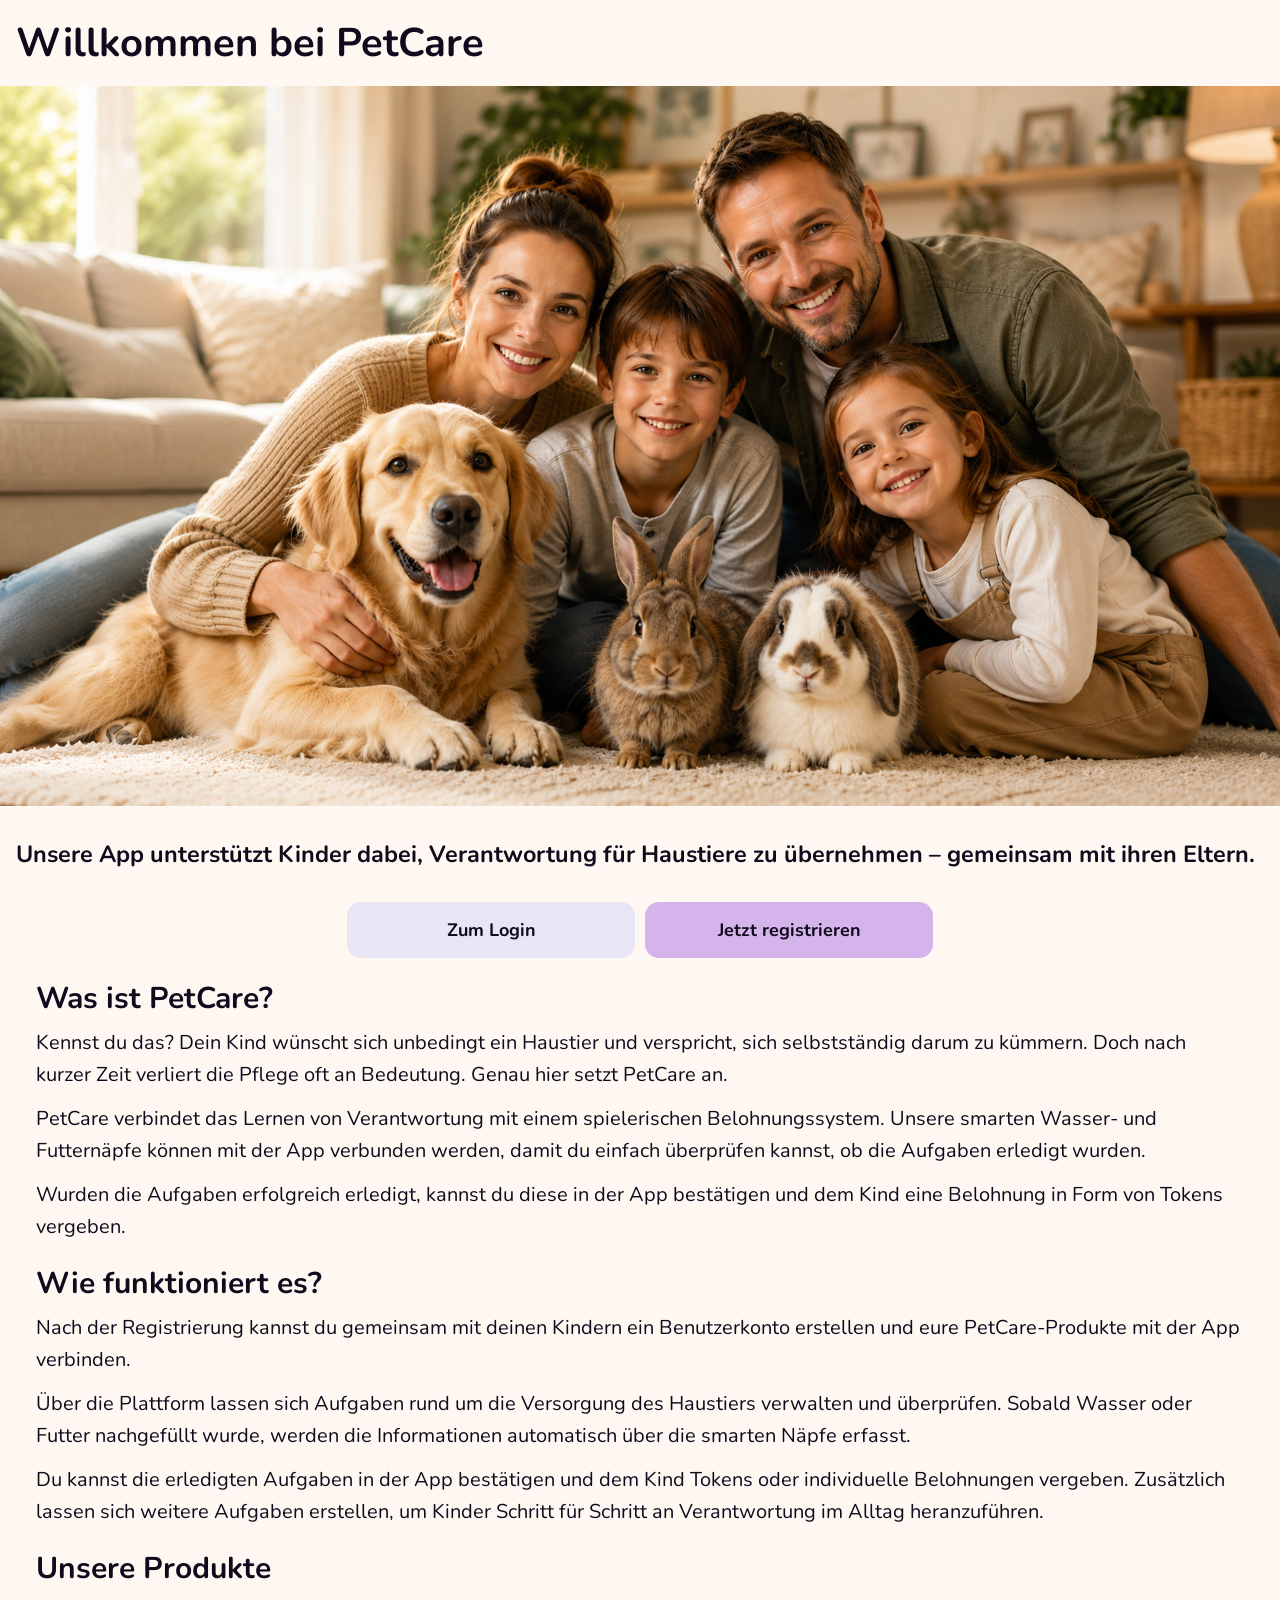
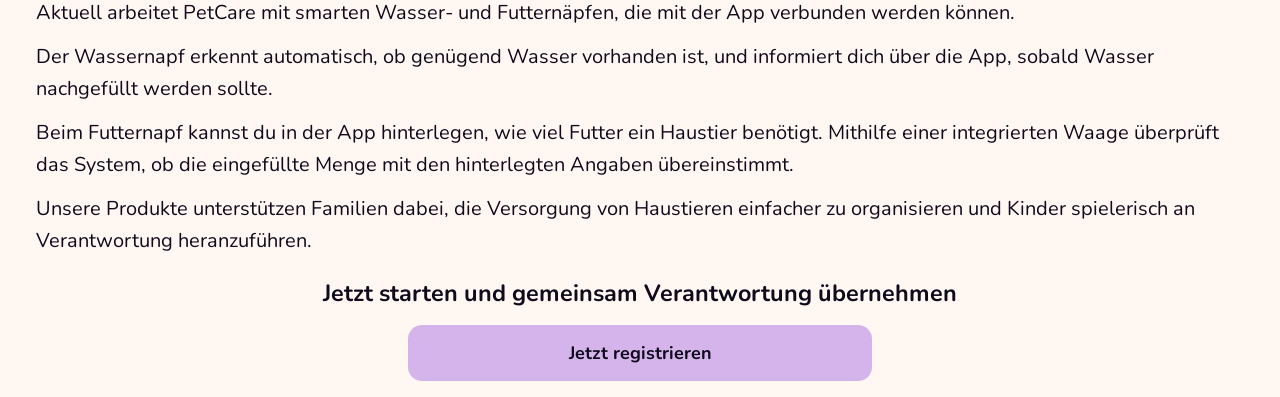
<file: index.html>
<!DOCTYPE html>
<html lang="de">

<head>
  <meta charset="UTF-8" />
  <meta name="viewport" content="width=device-width, initial-scale=1.0">
  <title>PetCare</title>
  <link rel="icon" type="image/png" href="assets/favicon.png">

  <script>
    const t = localStorage.getItem('theme') || 'light';
    document.documentElement.setAttribute('data-theme', t);
  </script>
  
  <link rel="preconnect" href="https://fonts.googleapis.com">
  <link rel="preconnect" href="https://fonts.gstatic.com" crossorigin>
  <link href="https://fonts.googleapis.com/css2?family=Nunito:wght@400;600;700;800&display=swap" rel="stylesheet">

  <link rel="stylesheet" href="css/global.css" />
  <link rel="stylesheet" href="css/pages.css" />
  <link rel="stylesheet" href="css/responsive.css" />
</head>

<body>

  <h1>Willkommen bei PetCare</h1>

  <img src="assets/landingpicture.jpg" alt="landingpicture" class="landingpicture" />

  <div class="HeroText">
    <h3>Unsere App unterstützt Kinder dabei, Verantwortung für Haustiere zu übernehmen – gemeinsam mit ihren Eltern.</h3>
  </div>

  <div class="navigation">
    <a href="login.html" class="btn-secondary">Zum Login</a>
    <a href="register.html" class="btn-primary">Jetzt registrieren</a>
  </div>

  <div class="info">

    <div class="sectionInfo">
      <h2>Was ist PetCare?</h2>
      <p>Kennst du das? Dein Kind wünscht sich unbedingt ein Haustier und verspricht, sich selbstständig darum zu kümmern. Doch nach kurzer Zeit verliert die Pflege oft an Bedeutung. Genau hier setzt PetCare an.</p>
      <p>PetCare verbindet das Lernen von Verantwortung mit einem spielerischen Belohnungssystem. Unsere smarten Wasser- und Futternäpfe können mit der App verbunden werden, damit du einfach überprüfen kannst, ob die Aufgaben erledigt wurden.</p>
      <p>Wurden die Aufgaben erfolgreich erledigt, kannst du diese in der App bestätigen und dem Kind eine Belohnung in Form von Tokens vergeben.</p>
    </div>

    <div class="sectionInfo">
      <h2>Wie funktioniert es?</h2>
      <p>Nach der Registrierung kannst du gemeinsam mit deinen Kindern ein Benutzerkonto erstellen und eure PetCare-Produkte mit der App verbinden.</p>
      <p>Über die Plattform lassen sich Aufgaben rund um die Versorgung des Haustiers verwalten und überprüfen. Sobald Wasser oder Futter nachgefüllt wurde, werden die Informationen automatisch über die smarten Näpfe erfasst.</p>
      <p>Du kannst die erledigten Aufgaben in der App bestätigen und dem Kind Tokens oder individuelle Belohnungen vergeben. Zusätzlich lassen sich weitere Aufgaben erstellen, um Kinder Schritt für Schritt an Verantwortung im Alltag heranzuführen.</p>
    </div>

    <div class="sectionInfo">
      <h2>Unsere Produkte</h2>
      <p>Aktuell arbeitet PetCare mit smarten Wasser- und Futternäpfen, die mit der App verbunden werden können.</p>
      <p>Der Wassernapf erkennt automatisch, ob genügend Wasser vorhanden ist, und informiert dich über die App, sobald Wasser nachgefüllt werden sollte.</p>
      <p>Beim Futternapf kannst du in der App hinterlegen, wie viel Futter ein Haustier benötigt. Mithilfe einer integrierten Waage überprüft das System, ob die eingefüllte Menge mit den hinterlegten Angaben übereinstimmt.</p>
      <p>Unsere Produkte unterstützen Familien dabei, die Versorgung von Haustieren einfacher zu organisieren und Kinder spielerisch an Verantwortung heranzuführen.</p>
    </div>

    <div class="sectionCTA">
      <h3>Jetzt starten und gemeinsam Verantwortung übernehmen</h3>
      <a href="register.html" class="btn-primary">Jetzt registrieren</a>
    </div>

  </div>

</body>
</html>
</file>
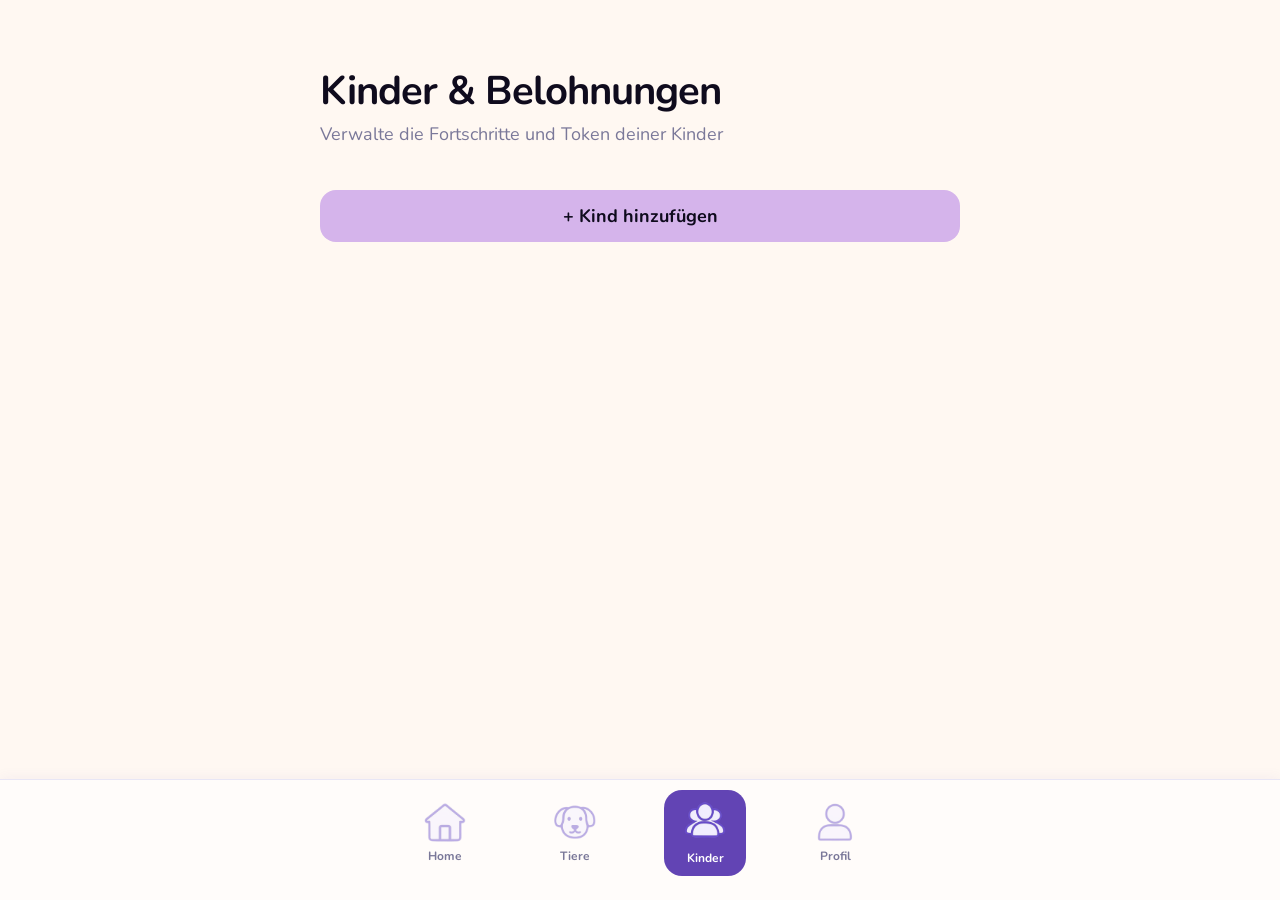
<file: kids.html>
<!DOCTYPE html>
<html lang="de">

<head>
  <meta charset="UTF-8" />
  <meta name="viewport" content="width=device-width, initial-scale=1.0">
  <title>PetCare – Kinder & Belohnungen</title>
  <link rel="icon" type="image/png" href="assets/favicon.png">

  <script>
    const t = localStorage.getItem('theme') || 'light';
    document.documentElement.setAttribute('data-theme', t);
  </script>

  <link rel="preconnect" href="https://fonts.googleapis.com">
  <link rel="preconnect" href="https://fonts.gstatic.com" crossorigin>
  <link href="https://fonts.googleapis.com/css2?family=Nunito:wght@400;600;700;800&display=swap" rel="stylesheet">
  
  <link rel="stylesheet" href="css/global.css" />
  <link rel="stylesheet" href="css/pages.css" />
  <link rel="stylesheet" href="css/responsive.css" />
</head>
 
<body>
 
  <main class="page">

    <header class="page-header">
      <h1>Kinder & Belohnungen</h1>
      <p>Verwalte die Fortschritte und Token deiner Kinder</p>
    </header>
 
    <section id="childrenContainer" class="children-container"></section>
 
    <a href="registerchild.html" class="btn-add-child">+ Kind hinzufügen</a>
  </main>
 
  <!-- Modal: Token hinzufügen -->
  <div id="addModal" class="kids-modal-overlay">

    <div class="kids-modal">
      <h2>Token hinzufügen</h2>
      <p class="modal-subtitle">Wie viele Token möchtest du hinzufügen?</p>
      <label for="addAmount">Anzahl Token</label>
      <input type="number" id="addAmount" placeholder="z.B. 5" min="1" />

      <div class="modal-actions">
        <button class="modal-btn-cancel" id="addCancel">Abbrechen</button>
        <button class="modal-btn-confirm" id="addConfirm">Hinzufügen</button>
      </div>

    </div>
  </div>
 
  <!-- Modal: Einlösen -->
  <div id="redeemModal" class="kids-modal-overlay">

    <div class="kids-modal">
      <h2>Belohnung verwalten</h2>
      <p class="modal-subtitle">Wie viele Token sollen eingelöst werden?</p>
      <label for="redeemAmount">Anzahl Token</label>
      <input type="number" id="redeemAmount" placeholder="z.B. 10" min="1" />

      <div class="modal-actions">
        <button class="modal-btn-cancel" id="redeemCancel">Abbrechen</button>
        <button class="modal-btn-confirm" id="redeemConfirm">Einlösen</button>
      </div>

    </div>
  </div>
 
  <!-- Modal: Löschen -->
  <div id="deleteModal" class="kids-modal-overlay">

    <div class="kids-modal">
      <h2 class="delete-title">Kind löschen?</h2>
      <p class="delete-warning">Möchtest du dieses Kinderprofil wirklich löschen?<br>Diese Aktion kann nicht rückgängig gemacht werden.</p>
      
      <div class="modal-actions">
        <button class="modal-btn-cancel" id="deleteCancel">Abbrechen</button>
        <button class="modal-btn-delete" id="deleteConfirm">Löschen</button>
      </div>

    </div>
  </div>

  <!-- Modal: Tier umschreiben -->
<div id="reassignModal" class="kids-modal-overlay">

  <div class="kids-modal">
    <h2>Tiere umschreiben 🐾</h2>
    <p class="modal-subtitle">Dieses Kind hat noch Tiere. Bitte weise sie einem anderen Kind zu bevor du es löschst.</p>

    <div id="reassignList"></div>
    <div class="modal-actions" style="margin-top: 16px;">
      <button class="modal-btn-cancel" id="reassignCancel">Abbrechen</button>
      <button class="modal-btn-confirm" id="reassignConfirm">Speichern & löschen</button>
    </div>

  </div>
</div>
 
  <footer>
    <nav class="bottom-nav">
      <a href="protected.html" class="nav-item">
        <img src="assets/homeicon_v2.png" alt="Start" />
        <span>Home</span>
      </a>

      <a href="naepfe.html" class="nav-item">
        <img src="assets/dogicon_v2.png" alt="Tiere" />
        <span>Tiere</span>
      </a>

      <a href="kids.html" class="nav-item active">
        <img src="assets/kidsicon_v2.png" alt="Kinder" />
        <span>Kinder</span>
      </a>

      <a href="settings.html" class="nav-item">
        <img src="assets/profileicon_v2.png" alt="Profil" />
        <span>Profil</span>
      </a>
    </nav>
  </footer>
 
  <script src="js/auth.js"></script>
  <script src="js/kids.js"></script>
  <script src="js/nav.js"></script>
</body>
</html>
</file>
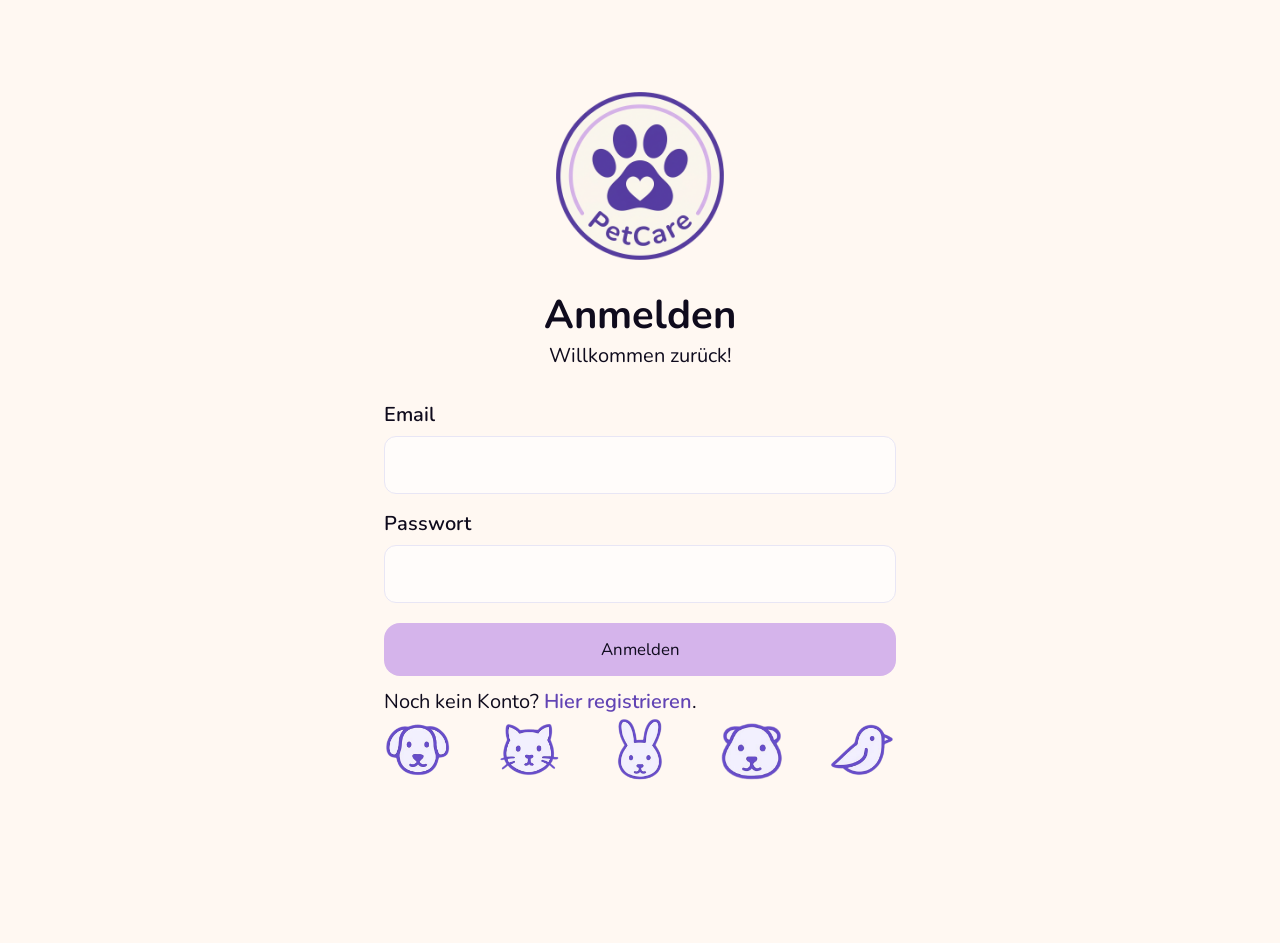
<file: login.html>
<!DOCTYPE html>
<html lang="de">

<head>
  <meta charset="UTF-8" />
  <meta name="viewport" content="width=device-width, initial-scale=1.0">
  <title>PetCare – Anmelden</title>
  <link rel="icon" type="image/png" href="assets/favicon.png">

  <script>
    const t = localStorage.getItem('theme') || 'light';
    document.documentElement.setAttribute('data-theme', t);
  </script>

  <link rel="preconnect" href="https://fonts.googleapis.com">
  <link rel="preconnect" href="https://fonts.gstatic.com" crossorigin>
  <link href="https://fonts.googleapis.com/css2?family=Nunito:wght@400;600;700;800&display=swap" rel="stylesheet">
  
  <link rel="stylesheet" href="css/global.css" />
  <link rel="stylesheet" href="css/pages.css" />
  <link rel="stylesheet" href="css/responsive.css" />
</head>

<body>

  <main class="page">

    <div class="HeroSectionRegister">
      <img src="assets/PetCareLogo.png" alt="Logo" class="petcareLogo" />
      <h1>Anmelden</h1>
      <p>Willkommen zurück!</p>
    </div>

    <form id="loginForm">
      <div>
        <label for="email">Email</label>
        <input type="email" id="email" required />
      </div>
      <div>
        <label for="password">Passwort</label>
        <input type="password" id="password" required />
      </div>
      <button type="submit">Anmelden</button>
    </form>

    <p class="form-link">Noch kein Konto? <a href="register.html">Hier registrieren</a>.</p>

    <div class="IconSection">
      <img src="assets/dogicon_v2.png" alt="animalIcons" class="animalIcons" />
      <img src="assets/caticon_v2.png" alt="animalIcons" class="animalIcons" />
      <img src="assets/bunnyicon_v2.png" alt="animalIcons" class="animalIcons" />
      <img src="assets/gunneapig_v2.png" alt="animalIcons" class="animalIcons" />
      <img src="assets/birdicon_v2.png" alt="animalIcons" class="animalIcons" />
    </div>

  </main>

  <script src="js/login.js"></script>
</body>
</html>
</file>
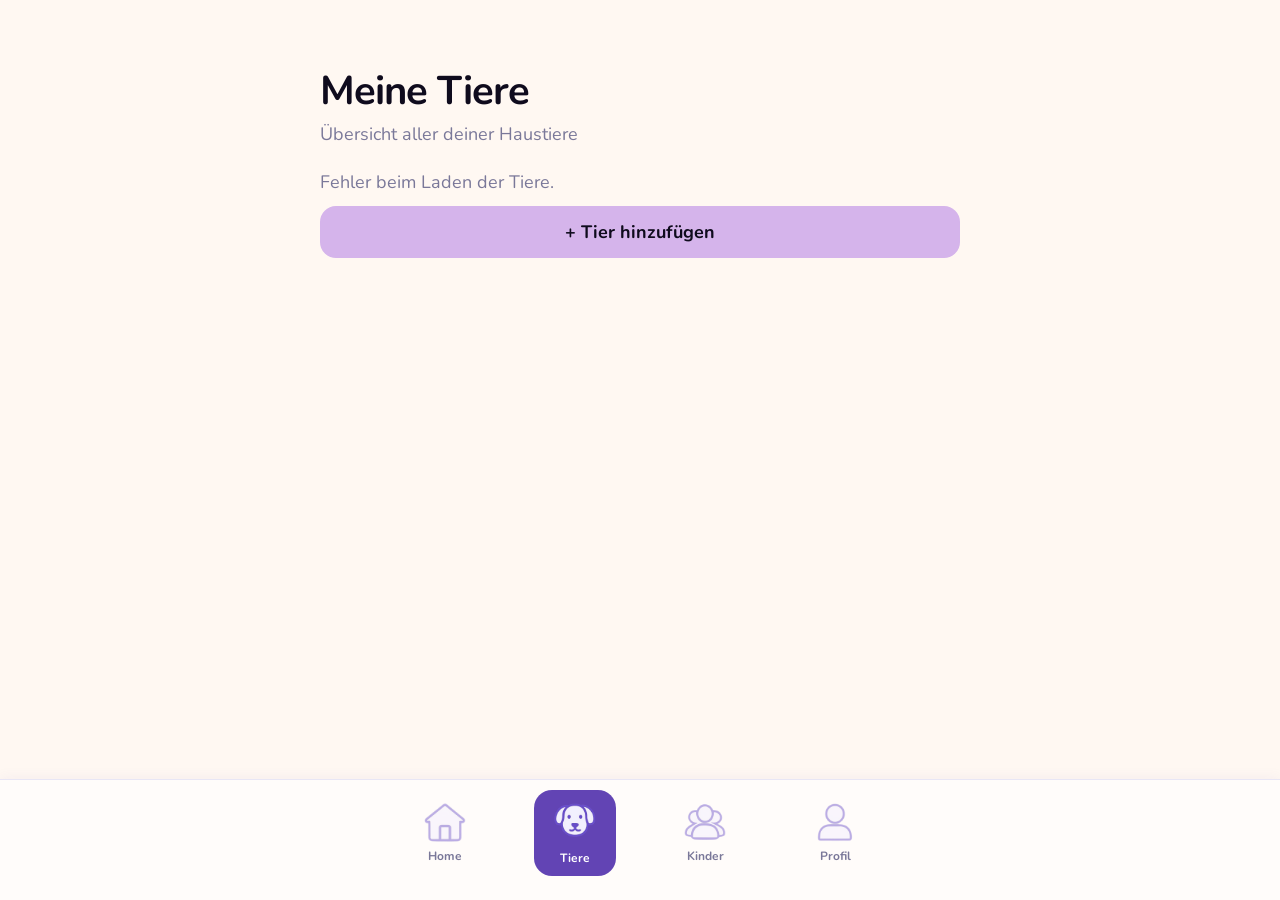
<file: naepfe.html>
<!DOCTYPE html>
<html lang="de">

<head>
  <meta charset="UTF-8" />
  <meta name="viewport" content="width=device-width, initial-scale=1.0">
  <title>PetCare – Meine Tiere</title>
  <link rel="icon" type="image/png" href="assets/favicon.png">

  <script>
    const t = localStorage.getItem('theme') || 'light';
    document.documentElement.setAttribute('data-theme', t);
  </script>

  <link rel="preconnect" href="https://fonts.googleapis.com">
  <link rel="preconnect" href="https://fonts.gstatic.com" crossorigin>
  <link href="https://fonts.googleapis.com/css2?family=Nunito:wght@400;600;700;800&display=swap" rel="stylesheet">
  
  <link rel="stylesheet" href="css/global.css" />
  <link rel="stylesheet" href="css/pages.css" />
  <link rel="stylesheet" href="css/responsive.css" />
</head>
 
<body>
 
  <main class="page">
    <header class="page-header">
      <h1>Meine Tiere</h1>
      <p>Übersicht aller deiner Haustiere</p>
    </header>
 
    <div id="petsContainer" class="dashboard-cards"></div>
 
    <a href="registeranimal.html" class="btn-add-child">+ Tier hinzufügen</a>
  </main>

  <div id="deleteAnimalModal" class="kids-modal-overlay">
    
    <div class="kids-modal">
      <h2 class="delete-title">Tier löschen?</h2>
      <p class="delete-warning">Möchtest du dieses Tier wirklich löschen? Diese Aktion kann nicht rückgängig gemacht werden.</p>

      <div class="modal-actions">
      <button class="modal-btn-cancel" id="deleteAnimalCancel">Abbrechen</button>
      <button class="modal-btn-delete" id="deleteAnimalConfirm">Löschen</button>
      </div>
    </div>
  </div>
 
  <footer>
    <nav class="bottom-nav">
      <a href="protected.html" class="nav-item">
        <img src="assets/homeicon_v2.png" alt="Start" />
        <span>Home</span>
      </a>

      <a href="naepfe.html" class="nav-item active">
        <img src="assets/dogicon_v2.png" alt="Tiere" />
        <span>Tiere</span>
      </a>

      <a href="kids.html" class="nav-item">
        <img src="assets/kidsicon_v2.png" alt="Kinder" />
        <span>Kinder</span>
      </a>

      <a href="settings.html" class="nav-item">
        <img src="assets/profileicon_v2.png" alt="Profil" />
        <span>Profil</span>
      </a>
    </nav>
  </footer>
 
  <script src="js/auth.js"></script>
  <script src="js/utils.js"></script>
  <script src="js/naepfe.js"></script>
  <script src="js/nav.js"></script>
</body>
</html>
</file>
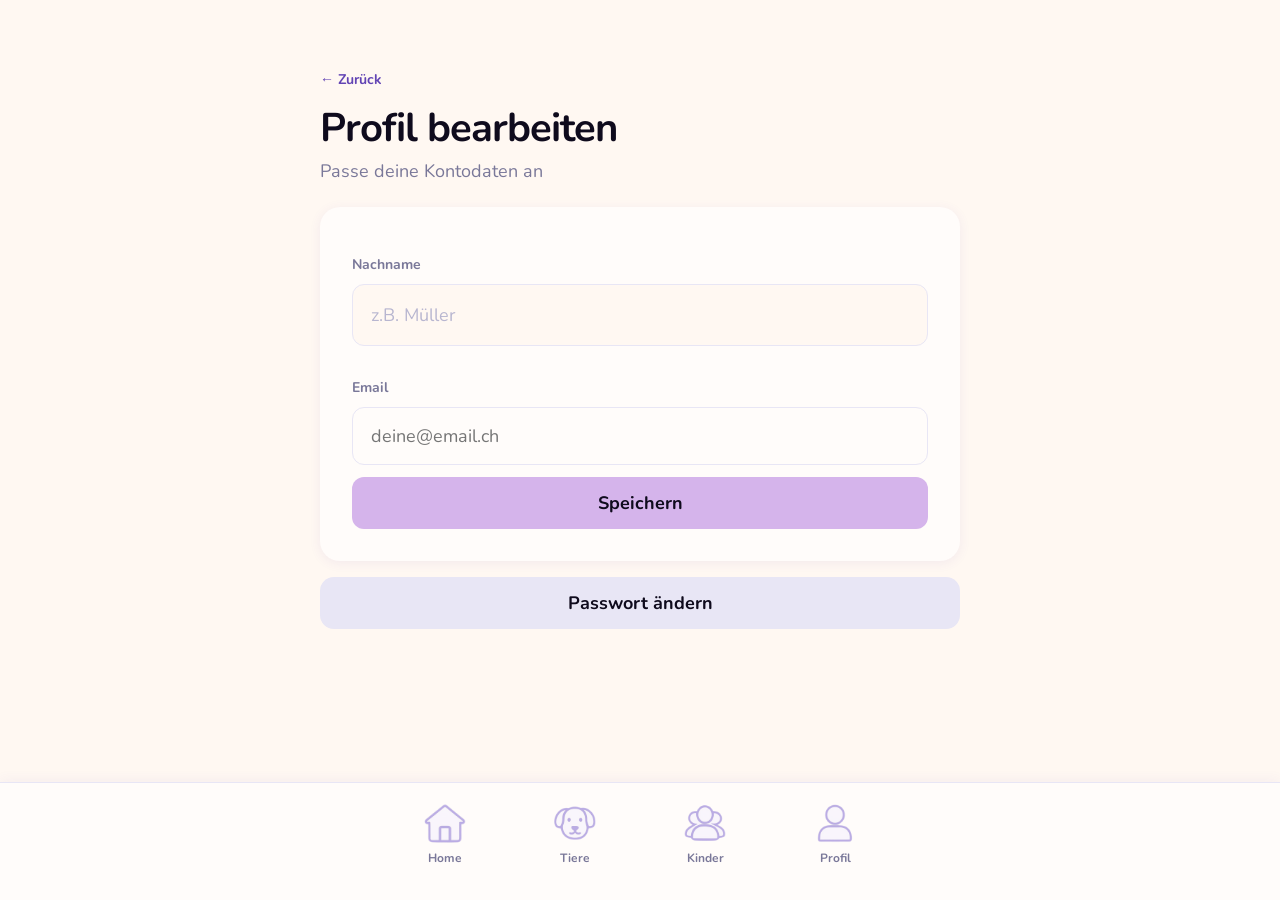
<file: profil.html>
<!DOCTYPE html>
<html lang="de">

<head>
  <meta charset="UTF-8" />
  <meta name="viewport" content="width=device-width, initial-scale=1.0">
  <title>PetCare – Profil</title>
  <link rel="icon" type="image/png" href="assets/favicon.png">

  <script>
    const t = localStorage.getItem('theme') || 'light';
    document.documentElement.setAttribute('data-theme', t);
  </script>

  <link rel="preconnect" href="https://fonts.googleapis.com">
  <link rel="preconnect" href="https://fonts.gstatic.com" crossorigin>
  <link href="https://fonts.googleapis.com/css2?family=Nunito:wght@400;600;700;800&display=swap" rel="stylesheet">
  
  <link rel="stylesheet" href="css/global.css" />
  <link rel="stylesheet" href="css/pages.css" />
  <link rel="stylesheet" href="css/responsive.css" />
</head>

<body>
  <main class="page">

    <header class="page-header">
      <button class="btn-back" onclick="window.location.href='settings.html'">← Zurück</button>
      <h1>Profil bearbeiten</h1>
      <p>Passe deine Kontodaten an</p>
    </header>

    <form id="profilForm" class="register-child-form">

      <label for="lastname">Nachname</label>
      <input type="text" id="lastname" placeholder="z.B. Müller" />

      <label for="email">Email</label>
      <input type="email" id="email" readonly placeholder="deine@email.ch" />

      <div class="register-child-actions">
        <button type="submit" class="btn-primary">
          Speichern
        </button>
      </div>

    </form>

    <div style="height: 16px;"></div>

    <button type="button" class="btn-logout" id="passwortAendern">
      Passwort ändern
    </button>

  </main>

  <footer>
    <nav class="bottom-nav">
      <a href="protected.html" class="nav-item">
        <img src="assets/homeicon_v2.png" alt="Start" />
        <span>Home</span>
      </a>

      <a href="naepfe.html" class="nav-item">
        <img src="assets/dogicon_v2.png" alt="Tiere" />
        <span>Tiere</span>
      </a>
      
      <a href="kids.html" class="nav-item">
        <img src="assets/kidsicon_v2.png" alt="Kinder" />
        <span>Kinder</span>
      </a>

      <a href="settings.html" class="nav-item active">
        <img src="assets/profileicon_v2.png" alt="Profil" />
        <span>Profil</span>
      </a>
    </nav>
  </footer>
  
  <script src="js/auth.js"></script>
  <script src="js/profil.js"></script>
  <script src="js/nav.js"></script>
</body>
</html>
</file>
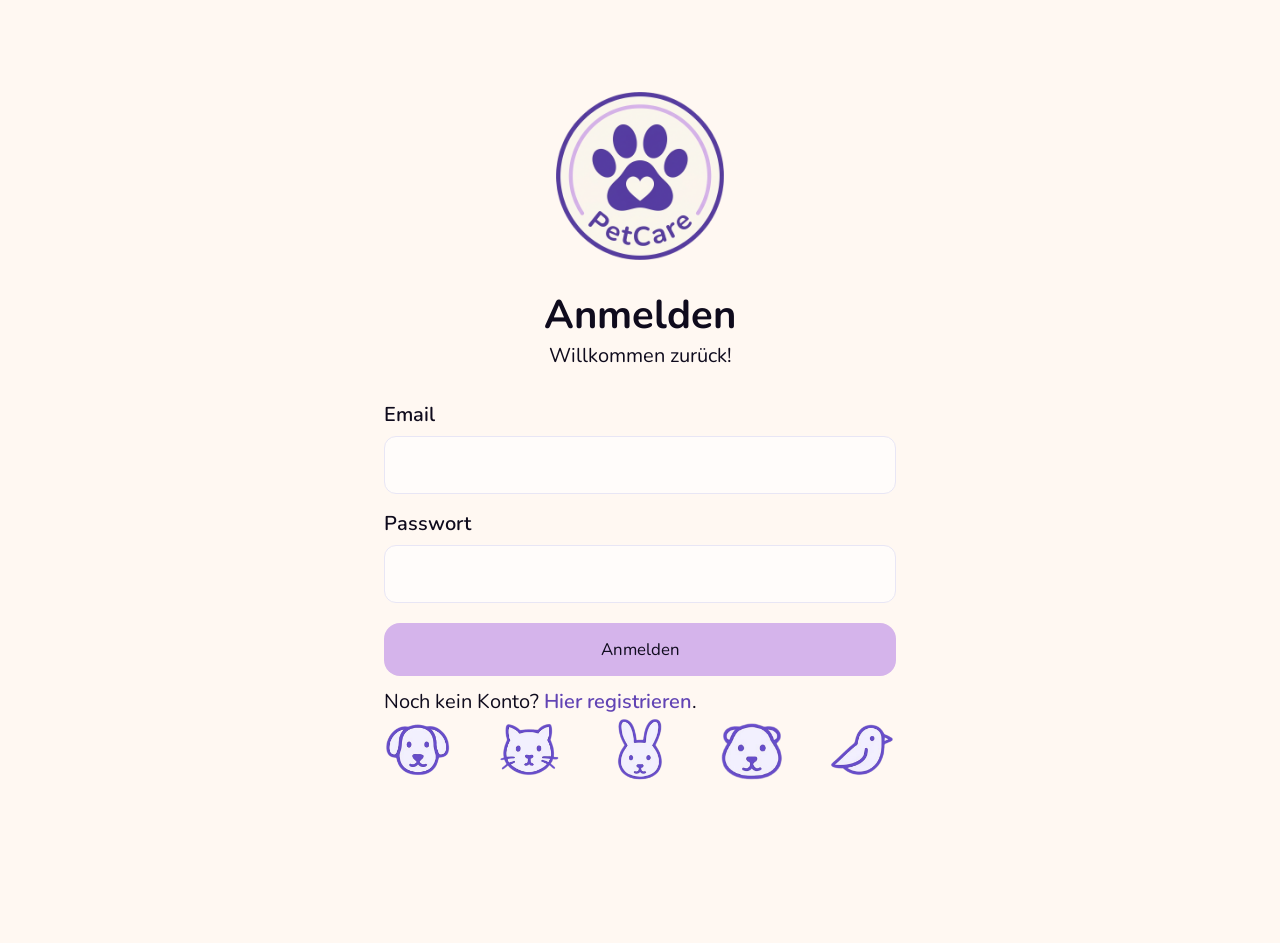
<file: protected.html>
<!DOCTYPE html>
<html lang="de">

<head>
  <meta charset="UTF-8" />
  <meta name="viewport" content="width=device-width, initial-scale=1.0">
  <title>PetCare – Home</title>
  <link rel="icon" type="image/png" href="assets/favicon.png">

  <script>
    const t = localStorage.getItem('theme') || 'light';
    document.documentElement.setAttribute('data-theme', t);
  </script>
  
  <link rel="preconnect" href="https://fonts.googleapis.com">
  <link rel="preconnect" href="https://fonts.gstatic.com" crossorigin>
  <link href="https://fonts.googleapis.com/css2?family=Nunito:wght@400;600;700;800&display=swap" rel="stylesheet">
  
  <link rel="stylesheet" href="css/global.css" />
  <link rel="stylesheet" href="css/pages.css" />
  <link rel="stylesheet" href="css/responsive.css" />
</head>
 
<body>
 
  <main class="page">
    <div id="familyBanner" style="display:none" class="onboarding-banner">
     Du gehörst noch keiner Familie an. Um die App nutzen zu können, musst du zuerst eine <a href="settings.html">Familie erstellen oder einer beitreten →</a>
    </div>

    <header class="page-header">
      <h1>Herzlich Willkommen Familie <span id="familienname"></span>!</h1>
      <p id="currentDate"></p>
    </header>
 
    <section class="dashboard-section">
      <h2 class="section-title">Heutige Aufgaben</h2>
      <div id="tasksContainer" class="dashboard-cards"></div>
    </section>
 
    <section class="dashboard-section">
      <h2 class="section-title">Meine Haustiere</h2>
      <div id="petsContainer" class="dashboard-cards"></div>
      <button class="btn-dashboard" onclick="window.location.href='registeranimal.html'">+ Tier hinzufügen</button>
    </section>
 
    <section class="dashboard-section">
      <h2 class="section-title">Meine Kinder</h2>
      <div id="kidsWidgetContainer" class="dashboard-cards"></div>
      <button class="btn-dashboard" onclick="window.location.href='registerchild.html'">+ Kind hinzufügen</button>
    </section>
  </main>
 
  <footer>
  <nav class="bottom-nav">
    <a href="protected.html" class="nav-item active">
      <img src="assets/homeicon_v2.png" alt="Start" />
      <span>Home</span>
    </a>

    <a href="naepfe.html" class="nav-item">
      <img src="assets/dogicon_v2.png" alt="Tiere" />
      <span>Tiere</span>
    </a>

    <a href="kids.html" class="nav-item">
      <img src="assets/kidsicon_v2.png" alt="Kinder" />
      <span>Kinder</span>
    </a>

    <a href="settings.html" class="nav-item">
      <img src="assets/profileicon_v2.png" alt="Profil" />
      <span>Profil</span>
    </a>
  </nav>
</footer>
 
  <script src="js/auth.js"></script>
  <script src="js/utils.js"></script>
  <script src="js/protectedDOM.js"></script>
</body>
</html>
</file>
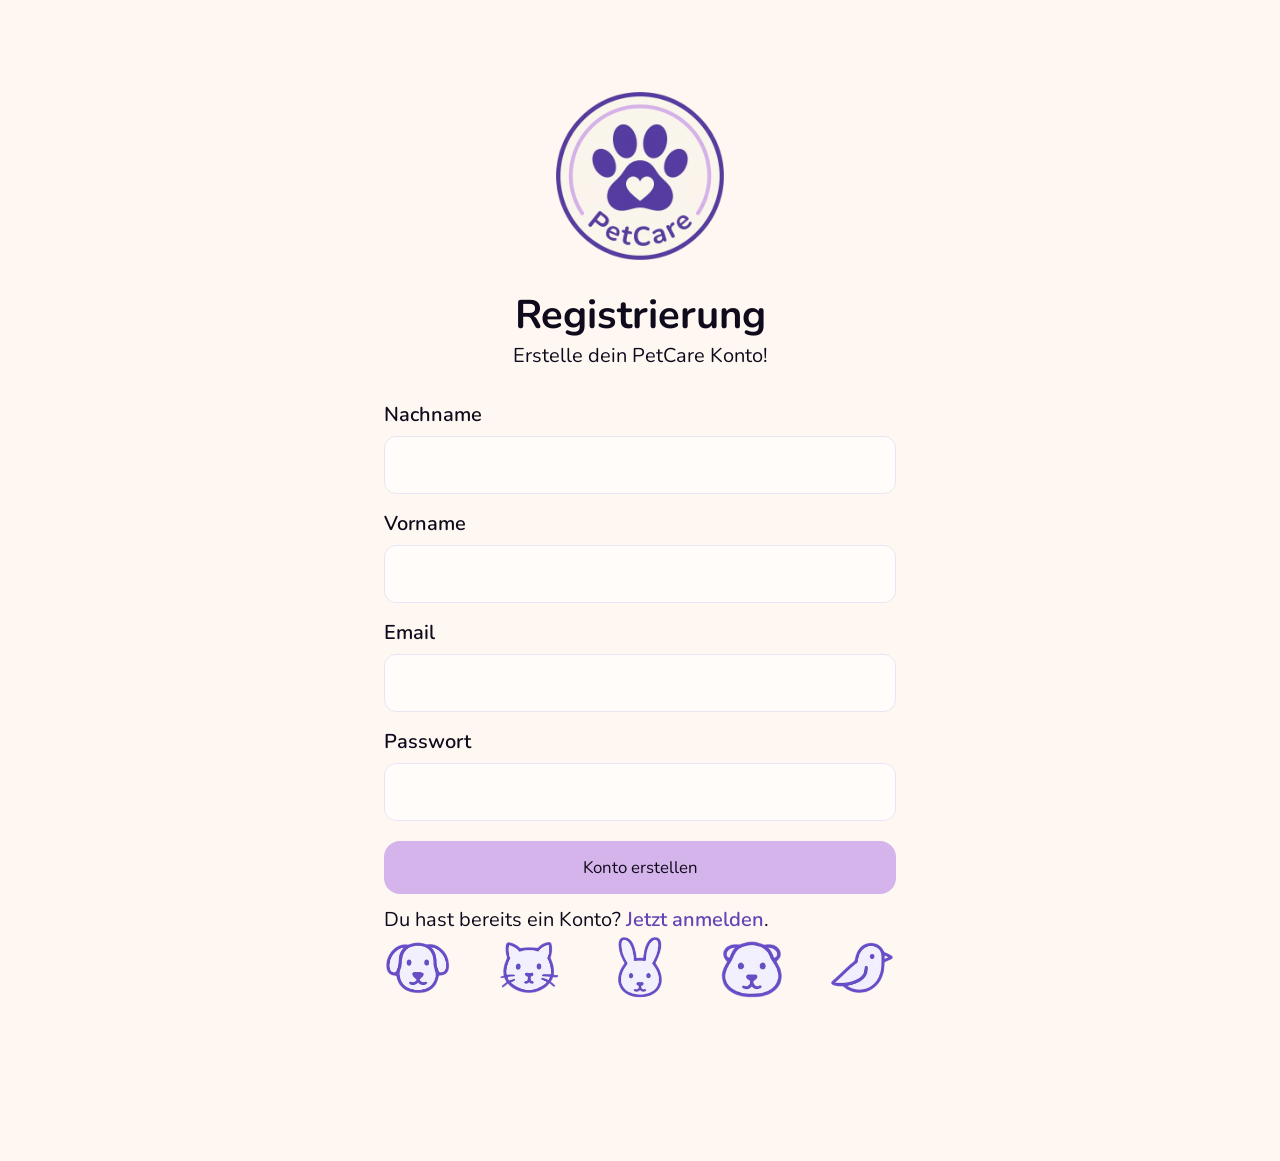
<file: register.html>
<!DOCTYPE html>
<html lang="de">

<head>
  <meta charset="UTF-8" />
  <meta name="viewport" content="width=device-width, initial-scale=1.0">
  <title>PetCare – Registrierung</title>
  <link rel="icon" type="image/png" href="assets/favicon.png">

  <script>
    const t = localStorage.getItem('theme') || 'light';
    document.documentElement.setAttribute('data-theme', t);
  </script>
  
  <link rel="preconnect" href="https://fonts.googleapis.com">
  <link rel="preconnect" href="https://fonts.gstatic.com" crossorigin>
  <link href="https://fonts.googleapis.com/css2?family=Nunito:wght@400;600;700;800&display=swap" rel="stylesheet">
  
  <link rel="stylesheet" href="css/global.css" />
  <link rel="stylesheet" href="css/pages.css" />
  <link rel="stylesheet" href="css/responsive.css" />
</head>

<body>

  <main class="page">

    <div class="HeroSectionRegister">
      <img src="assets/PetCareLogo.png" alt="Logo" class="petcareLogo" />
      <h1>Registrierung</h1>
      <p>Erstelle dein PetCare Konto!</p>
    </div>

    <form id="registerForm">
      <div>
        <label for="lastname">Nachname</label>
        <input type="text" id="lastname" required />
      </div>

      <div>
        <label for="firstname">Vorname</label>
        <input type="text" id="firstname" required />
      </div>

      <div>
        <label for="email">Email</label>
        <input type="email" id="email" required />
      </div>

      <div>
        <label for="password">Passwort</label>
        <input type="password" id="password" required />
      </div>

      <button type="submit">Konto erstellen</button>
    </form>

    <p class="form-link">Du hast bereits ein Konto? <a href="login.html">Jetzt anmelden</a>.</p>

    <div class="IconSection">
      <img src="assets/dogicon_v2.png" alt="animalIcons" class="animalIcons" />
      <img src="assets/caticon_v2.png" alt="animalIcons" class="animalIcons" />
      <img src="assets/bunnyicon_v2.png" alt="animalIcons" class="animalIcons" />
      <img src="assets/gunneapig_v2.png" alt="animalIcons" class="animalIcons" />
      <img src="assets/birdicon_v2.png" alt="animalIcons" class="animalIcons" />
    </div>

  </main>

  <script src="js/register.js"></script>
</body>
</html>
</file>
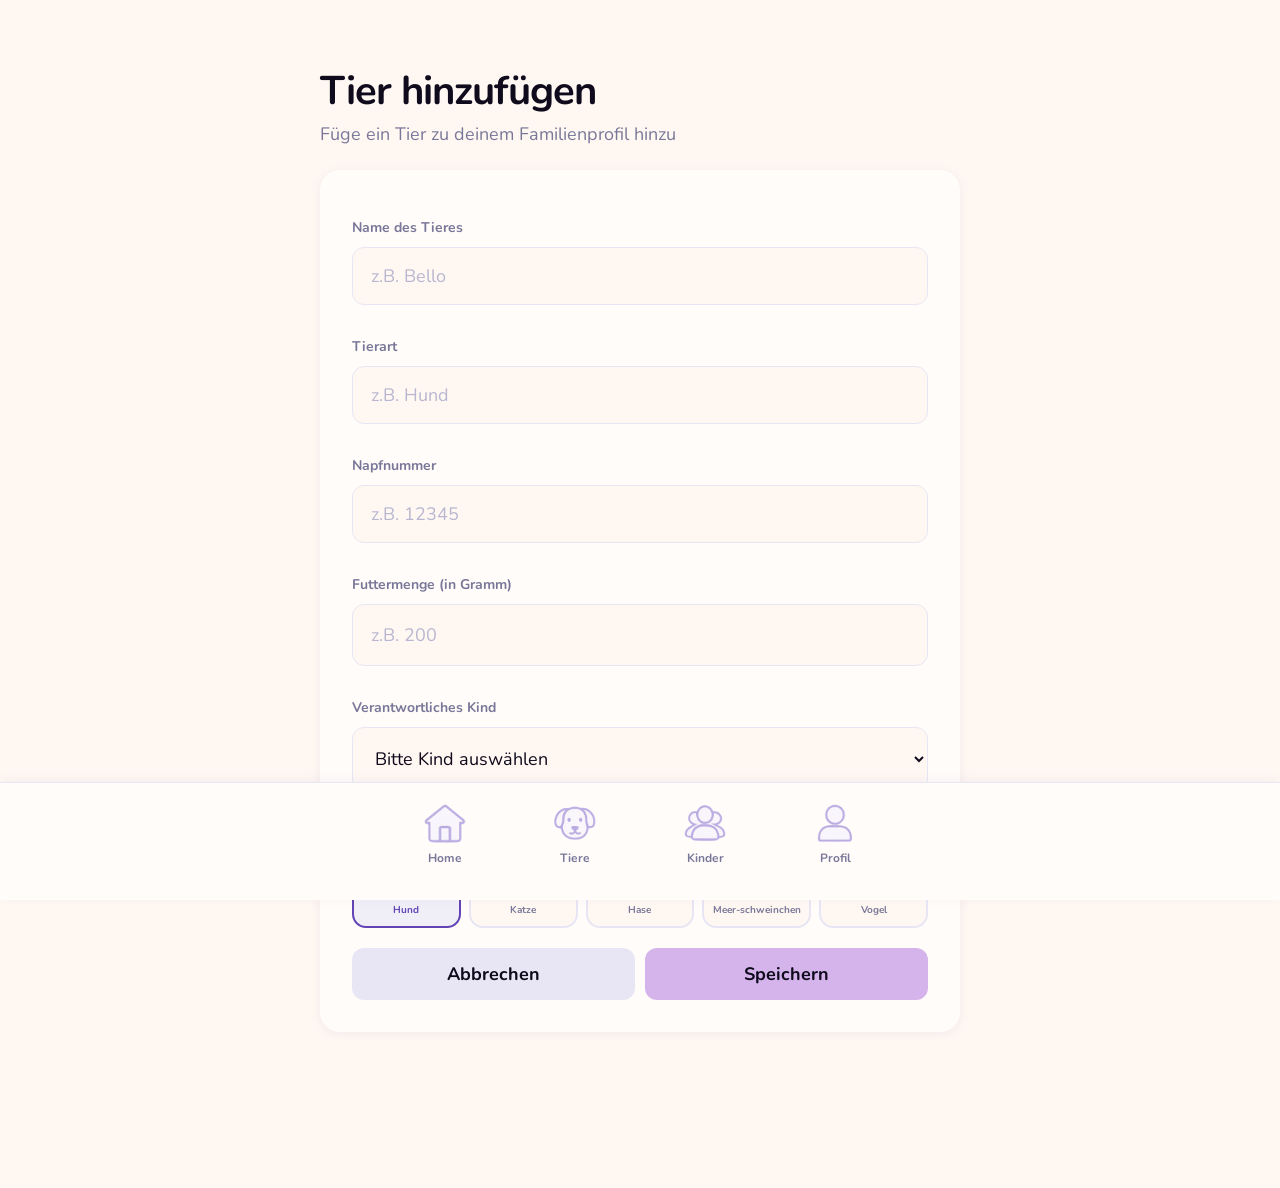
<file: registeranimal.html>
<!DOCTYPE html>
<html lang="de">

<head>
  <meta charset="UTF-8" />
  <meta name="viewport" content="width=device-width, initial-scale=1.0">
  <title>PetCare – Tier hinzufügen</title>
  <link rel="icon" type="image/png" href="assets/favicon.png">

  <script>
    const t = localStorage.getItem('theme') || 'light';
    document.documentElement.setAttribute('data-theme', t);
  </script>

  <link rel="preconnect" href="https://fonts.googleapis.com">
  <link rel="preconnect" href="https://fonts.gstatic.com" crossorigin>
  <link href="https://fonts.googleapis.com/css2?family=Nunito:wght@400;600;700;800&display=swap" rel="stylesheet">
  
  <link rel="stylesheet" href="css/global.css" />
  <link rel="stylesheet" href="css/pages.css" />
  <link rel="stylesheet" href="css/responsive.css" />
</head>

<body>

  <main class="page">

    <header class="page-header">
      <h1>Tier hinzufügen</h1>
      <p>Füge ein Tier zu deinem Familienprofil hinzu</p>
    </header>

    <form id="animalForm" class="register-animal-form">

      <label for="animal_name">Name des Tieres</label>
      <input type="text" id="animal_name" placeholder="z.B. Bello" required />

      <label for="type">Tierart</label>
      <input type="text" id="type" placeholder="z.B. Hund" required />

      <label for="snr">Napfnummer</label>
      <input type="text" id="snr" placeholder="z.B. 12345" required />

      <label for="neededgramms">Futtermenge (in Gramm)</label>
      <input type="number" id="neededgramms" placeholder="z.B. 200" required />

      <label for="child_id">Verantwortliches Kind</label>
      <select id="child_id" required>
        <option value="">Bitte Kind auswählen</option>
      </select>

      <label>Tierart wählen</label>

      <div class="icon-picker">
        <div class="icon-option selected" data-icon="dog">
          <img src="assets/dogicon_v2.png" alt="Hund" />
          <span>Hund</span>
        </div>

        <div class="icon-option" data-icon="cat">
          <img src="assets/caticon_v2.png" alt="Katze" />
          <span>Katze</span>
        </div>

        <div class="icon-option" data-icon="bunny">
          <img src="assets/bunnyicon_v2.png" alt="Hase" />
          <span>Hase</span>
        </div>

        <div class="icon-option" data-icon="gunneapig">
          <img src="assets/gunneapig_v2.png" alt="Meerschweinchen" />
          <span>Meer-schweinchen</span>
        </div>

        <div class="icon-option" data-icon="bird">
          <img src="assets/birdicon_v2.png" alt="Vogel" />
          <span>Vogel</span>
        </div>
      </div>

      <input type="hidden" id="icon" value="dog" />

      <div class="register-child-actions">
        <button type="button" class="btn-secondary" onclick="window.location.href='protected.html'">
          Abbrechen
        </button>

        <button type="submit" class="btn-primary">
          Speichern
        </button>
      </div>

    </form>
  </main>

  <footer>
    <nav class="bottom-nav">
      <a href="protected.html" class="nav-item">
        <img src="assets/homeicon_v2.png" alt="Start" />
        <span>Home</span>
      </a>

      <a href="naepfe.html" class="nav-item active">
        <img src="assets/dogicon_v2.png" alt="Tiere" />
        <span>Tiere</span>
      </a>

      <a href="kids.html" class="nav-item">
        <img src="assets/kidsicon_v2.png" alt="Kinder" />
        <span>Kinder</span>
      </a>

      <a href="settings.html" class="nav-item">
        <img src="assets/profileicon_v2.png" alt="Profil" />
        <span>Profil</span>
      </a>
    </nav>
  </footer>

  <script src="js/auth.js"></script>
  <script src="js/registeranimal.js"></script>
  <script src="js/nav.js"></script>
</body>
</html>
</file>
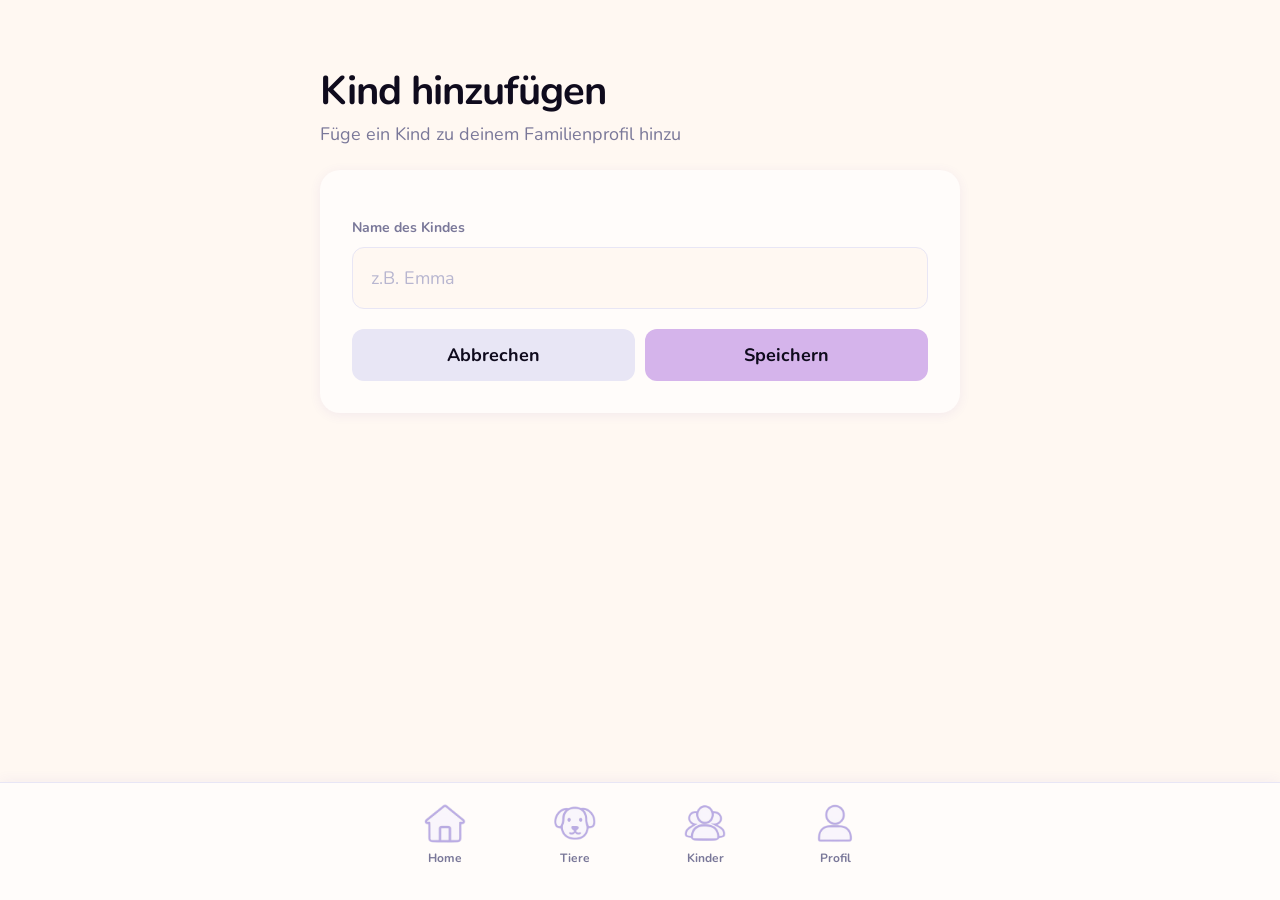
<file: registerchild.html>
<!DOCTYPE html>
<html lang="de">

<head>
  <meta charset="UTF-8" />
  <meta name="viewport" content="width=device-width, initial-scale=1.0">
  <title>PetCare – Kind hinzufügen</title>
  <link rel="icon" type="image/png" href="assets/favicon.png">

  <script>
    const t = localStorage.getItem('theme') || 'light';
    document.documentElement.setAttribute('data-theme', t);
  </script>

  <link rel="preconnect" href="https://fonts.googleapis.com">
  <link rel="preconnect" href="https://fonts.gstatic.com" crossorigin>
  <link href="https://fonts.googleapis.com/css2?family=Nunito:wght@400;600;700;800&display=swap" rel="stylesheet">
  
  <link rel="stylesheet" href="css/global.css" />
  <link rel="stylesheet" href="css/pages.css" />
  <link rel="stylesheet" href="css/responsive.css" />
</head>
 
<body>
 
  <main class="page">
    <header class="page-header">
      <h1>Kind hinzufügen</h1>
      <p>Füge ein Kind zu deinem Familienprofil hinzu</p>
    </header>
 
    <form id="kidsForm" class="register-child-form">

      <label for="kidsname">Name des Kindes</label>
      <input
        type="text"
        id="kidsname"
        placeholder="z.B. Emma"
        required
      />
 
      <div class="register-child-actions">
        <button type="button" class="btn-secondary" onclick="window.location.href='kids.html'">
          Abbrechen
        </button>

        <button type="submit" class="btn-primary">
          Speichern
        </button>
      </div>

    </form>
  </main>
 
  <footer>
    <nav class="bottom-nav">
      <a href="protected.html" class="nav-item">
        <img src="assets/homeicon_v2.png" alt="Start" />
        <span>Home</span>
      </a>

      <a href="naepfe.html" class="nav-item">
        <img src="assets/dogicon_v2.png" alt="Tiere" />
        <span>Tiere</span>
      </a>

      <a href="kids.html" class="nav-item active">
        <img src="assets/kidsicon_v2.png" alt="Kinder" />
        <span>Kinder</span>
      </a>

      <a href="settings.html" class="nav-item">
        <img src="assets/profileicon_v2.png" alt="Profil" />
        <span>Profil</span>
      </a>
    </nav>
  </footer>
 
  <script src="js/auth.js"></script>
  <script src="js/registerchild.js"></script>
  <script src="js/nav.js"></script>
</body>
</html>
</file>
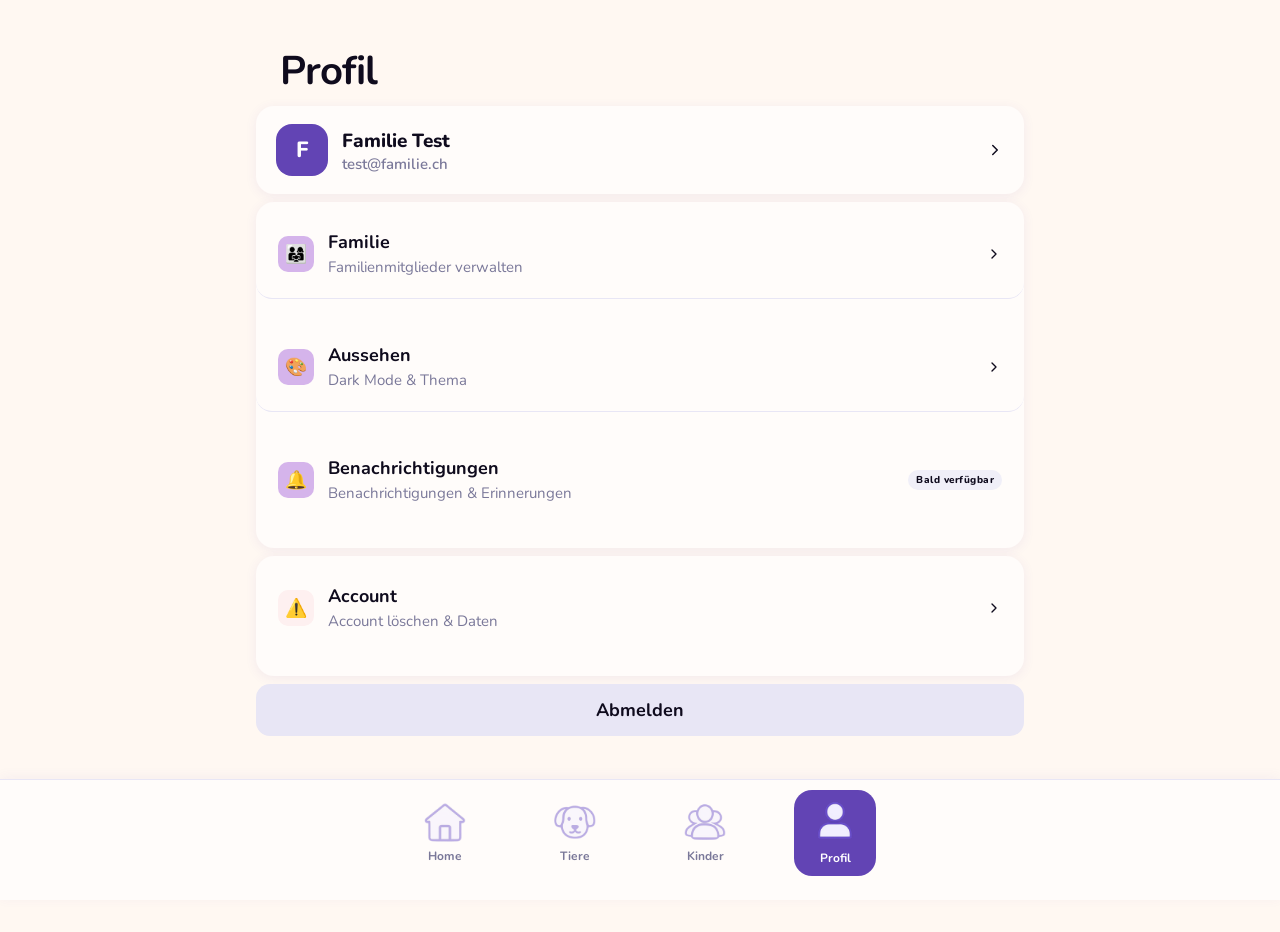
<file: settings.html>
<!DOCTYPE html>
<html lang="de">

<head>
  <meta charset="UTF-8" />
  <meta name="viewport" content="width=device-width, initial-scale=1.0">
  <title>PetCare – Einstellungen</title>
  <link rel="icon" type="image/png" href="assets/favicon.png">

  <script>
    const t = localStorage.getItem('theme') || 'light';
    document.documentElement.setAttribute('data-theme', t);
  </script>

  <link rel="preconnect" href="https://fonts.googleapis.com">
  <link rel="preconnect" href="https://fonts.gstatic.com" crossorigin>
  <link href="https://fonts.googleapis.com/css2?family=Nunito:wght@400;600;700;800&display=swap" rel="stylesheet">
  
  <link rel="stylesheet" href="css/global.css" />
  <link rel="stylesheet" href="css/pages.css" />
  <link rel="stylesheet" href="css/responsive.css" />
</head>

<body class="no-scroll">

  <div class="app">

    <!-- ═══ HUB ═══ -->
    <div id="panel-hub">
      <header class="page-header">
        <h1>Profil</h1>
      </header>

      <a class="profile-banner" href="profil.html">
        <div class="avatar">F</div>

        <div class="profile-info">
          <strong id="profileName">Familie Test</strong>
          <span id="profileEmail">test@familie.ch</span>
        </div>
        
        <svg width="18" height="18" fill="none" stroke="currentColor" stroke-width="2" stroke-linecap="round" stroke-linejoin="round" viewBox="0 0 24 24">
          <path d="M9 18l6-6-6-6"/>
        </svg>
      </a>

      <div class="section">
        <div class="card-list">

          <button class="card-item" onclick="openPanel('panel-family')">
            <div class="card-icon purple">👨‍👩‍👧</div>

            <div class="card-text">
              <strong>Familie</strong>
              <span>Familienmitglieder verwalten</span>
            </div>

            <svg width="16" height="16" fill="none" stroke="currentColor" stroke-width="2" stroke-linecap="round" stroke-linejoin="round" viewBox="0 0 24 24">
              <path d="M9 18l6-6-6-6"/>
            </svg>
          </button>

          <button class="card-item" onclick="openPanel('panel-appearance')">
            <div class="card-icon purple">🎨</div>

            <div class="card-text">
              <strong>Aussehen</strong>
              <span>Dark Mode &amp; Thema</span>
            </div>

            <svg width="16" height="16" fill="none" stroke="currentColor" stroke-width="2" stroke-linecap="round" stroke-linejoin="round" viewBox="0 0 24 24">
              <path d="M9 18l6-6-6-6"/>
            </svg>
          </button>

          <button class="card-item" onclick="openPanel('panel-notifications')">
            <div class="card-icon purple">🔔</div>

            <div class="card-text">
              <strong>Benachrichtigungen</strong>
              <span>Benachrichtigungen &amp; Erinnerungen</span>
            </div>

            <span class="badge-soon" style="--badge-color:#7A7899;--badge-bg:#F0EFF8">Bald verfügbar</span>
          </button>

        </div>
      </div>


      <div class="section">
        <div class="card-list">

          <button class="card-item" onclick="openPanel('panel-account')">
            <div class="card-icon red">⚠️</div>

            <div class="card-text">
              <strong>Account</strong>
              <span>Account löschen &amp; Daten</span>
            </div>

            <svg width="16" height="16" fill="none" stroke="currentColor" stroke-width="2" stroke-linecap="round" stroke-linejoin="round" viewBox="0 0 24 24">
              <path d="M9 18l6-6-6-6"/>
            </svg>
          </button>

        </div>
      </div>

      <div class="section">
        <button class="btn-logout" id="logoutBtn">Abmelden</button>
      </div>

      <div class="spacer"></div>
    </div>


    <!-- ═══ FAMILIEN PANEL ═══ -->
    <div id="panel-family" class="panel">

      <header class="page-header">
        <button class="btn-back" onclick="closePanel('panel-family')">← Zurück</button>
        <h1>Familie</h1>
        <p>Familienmitglieder hinzufügen oder entfernen</p>
      </header>

      <div class="section-gap"></div>

      <div class="invite-box">
        <p>Teile diesen Code, damit andere deiner Familie beitreten können</p>

        <div class="invite-code-row">
          <span class="invite-code" id="invite-code">–</span>
          <button class="btn-copy" onclick="copyCode()">Kopieren</button>
        </div>

        <div class="copy-confirm" id="copy-confirm">✓ Kopiert!</div>
      </div>

      <div class="settings-card">
        <div id="member-list" class="member-list"></div>
      </div>

      <div class="add-form">
        <input type="text" id="new-member-input" placeholder="Name oder E-Mail-Adresse" />
        <button class="btn-add" onclick="addMember()">Hinzufügen</button>
      </div>

      <div class="section">
        <button class="btn-logout" onclick="leaveFamily()">Familie verlassen</button>
      </div>

      <div class="spacer"></div>
    </div>


    <!-- ═══ AUSSEHEN PANEL ═══ -->
    <div id="panel-appearance" class="panel">

      <header class="page-header">
        <button class="btn-back" onclick="closePanel('panel-appearance')">← Zurück</button>
        <h1>Aussehen</h1>
        <p>Erscheinungsbild der App anpassen</p>
      </header>

      <div class="section-gap"></div>

      <div class="settings-card">

        <div class="theme-options">

          <div class="theme-card" id="theme-light" onclick="setTheme('light')">
            <div class="theme-preview light-prev">
              <div class="preview-bar"></div>
              <div class="preview-bar"></div>
              <div class="preview-dot"></div>
            </div>

            <div class="theme-label">☀️ Hell</div>
          </div>

          <div class="theme-card" id="theme-dark" onclick="setTheme('dark')">
            <div class="theme-preview dark-prev">
              <div class="preview-bar"></div>
              <div class="preview-bar"></div>
              <div class="preview-dot"></div>
            </div>

            <div class="theme-label">🌙 Dunkel</div>
          </div>
        </div>

      </div>

      <div class="settings-card">

        <div class="setting-row">
          <div class="setting-label">
            <strong>Systemeinstellungen folgen</strong>
            <span>Automatisch Geräteeinstellungen übernehmen</span>
          </div>

          <label class="toggle">
            <input type="checkbox" id="toggle-system" onchange="toggleSystem(this.checked)">
            <span class="toggle-track"></span>
          </label>
        </div>

      </div>

      <div class="spacer"></div>
    </div>


    <!-- ═══ NOTIFIKATIONEN PANEL ═══ -->
    <div id="panel-notifications" class="panel">

      <header class="page-header">
        <button class="btn-back" onclick="closePanel('panel-notifications')">← Zurück</button>
        <h1>Benachrichtigungen</h1>
        <p>Benachrichtigungen &amp; Erinnerungen</p>
      </header>

      <div class="section-gap"></div>

      <div class="coming-soon-banner">
        <div class="cs-icon">🔔</div>
        <strong>Bald verfügbar</strong>
        <p>Benachrichtigungseinstellungen werden derzeit entwickelt.</p>
      </div>

      <div class="settings-card">

        <div class="setting-row disabled">
          <div class="setting-label">
            <strong>Aufgaben-Erinnerungen</strong>
            <span>Erinnert Kinder wenn eine Aufgabe fällig ist</span>
          </div>

          <label class="toggle"><input type="checkbox" disabled><span class="toggle-track"></span></label>
        </div>

        <div class="setting-row disabled">

          <div class="setting-label">
            <strong>Fütterungsbenachrichtigungen</strong>
            <span>Benachrichtigt wenn ein Haustier nicht gefüttert wurde</span>
          </div>

          <label class="toggle"><input type="checkbox" disabled><span class="toggle-track"></span></label>
        </div>

        <div class="setting-row disabled">

          <div class="setting-label">
            <strong>Token-Meilensteine</strong>
            <span>Benachrichtigt wenn deine Kinder ein Ziel erreichen</span>
          </div>

          <label class="toggle"><input type="checkbox" disabled><span class="toggle-track"></span></label>
        </div>

        <div class="setting-row disabled">

          <div class="setting-label">
            <strong>Tageszusammenfassung</strong>
            <span>Tägliche Zusammenfassung für Eltern</span>
          </div>

          <label class="toggle"><input type="checkbox" disabled><span class="toggle-track"></span></label>
        </div>

      </div>

      <div class="spacer"></div>
    </div>


    <!-- ═══ ACCOUNT PANEL ═══ -->
    <div id="panel-account" class="panel">

      <header class="page-header">
        <button class="btn-back" onclick="closePanel('panel-account')">← Zurück</button>
        <h1>Account</h1>
        <p>Kontodaten verwalten</p>
      </header>

      <div class="section-gap"></div>

      <div class="danger-card">

        <div class="danger-header">
          <strong>Gefahrenzone</strong>
        </div>

        <div class="danger-row">
          <div class="danger-text">
            <strong>Account löschen</strong>
            <span>Entfernt dauerhaft alle deine Daten</span>
          </div>
          <button class="btn-danger" onclick="openDeleteModal()">Löschen</button>
        </div>

      </div>

      <div class="spacer"></div>
    </div>


    <!-- ═══ LÖSCHUNGS MODAL ═══ -->
    <div class="modal-overlay" id="delete-modal" onclick="closeDeleteModal(event)">

      <div class="modal">

        <div class="modal-inner">
          <div class="modal-handle"></div>
          <h2>Account löschen?</h2>
          <p>Diese Aktion löscht dauerhaft dein Familienkonto, alle Haustiere, alle Aufgaben und den gesamten Token-Verlauf. Dies kann nicht rückgängig gemacht werden.</p>

          <div class="modal-actions">
            <button class="btn-cancel" onclick="closeDeleteModal()">Abbrechen</button>
            <button class="btn-confirm-delete" onclick="confirmDelete()">Ja, löschen</button>
          </div>
        </div>

      </div>

    </div>

  </div>

  <footer>
    <nav class="bottom-nav">
      <a href="protected.html" class="nav-item">
        <img src="assets/homeicon_v2.png" alt="Start" />
        <span>Home</span>
      </a>

      <a href="naepfe.html" class="nav-item">
        <img src="assets/dogicon_v2.png" alt="Tiere" />
        <span>Tiere</span>
      </a>

      <a href="kids.html" class="nav-item">
        <img src="assets/kidsicon_v2.png" alt="Kinder" />
        <span>Kinder</span>
      </a>

      <a href="settings.html" class="nav-item active">
        <img src="assets/profileicon_v2.png" alt="Profil" />
        <span>Profil</span>
      </a>
    </nav>
  </footer>

  <script src="js/auth.js"></script>
  <script src="js/settings.js"></script>
  <script src="js/nav.js"></script>
  <script src="js/logout.js"></script>
</body>
</html>
</file>
<file: css/global.css>
/* ------------------------------------------------- GRUNDREGELN ------------------------------------------------- */

* {
  box-sizing: border-box;
  margin: 0;
  padding: 0;
}

html, body {
  overflow-x: hidden;
}

body.no-scroll {
  height: 100vh;
  overflow: hidden;
}

/* ------------------------------------------------- FARBEN ----------------------------------------------------- */

:root {
  --color-background:      #FFF8F2;
  --color-surface:         #FFFCFA;

  --color-primary:         #D5B4EB;
  --color-secondary:       #6244B4;
  --color-text:            #0f0b1d;

  --color-status-good:     #7BC47F;
  --color-status-warning:  #F4AB4F;
  --color-status-critical: #DA5045;

  --surface2:              #F0EFF8;
  --border:                #E8E6F5;
  --text-secondary:        #7A7899;
  --shadow:                0 2px 12px rgba(98, 68, 180, 0.08);
  --shadow-md:             0 4px 24px rgba(98, 68, 180, 0.13);
  --purple-dark:           #4a3490;
  --red-light:             #FEF0F0;

  --color-check-border:    #C4B5FD;
  --color-token:           #d97706;
  --color-placeholder:     #B8B6D0;
}

/* ------------------------------------------------- DARK MODE ----------------------------------------------------- */

[data-theme="dark"] {
  --color-background: #12111F;
  --color-surface:    #1E1D30;
  --color-text:       #F0EFF8;
  --color-primary:    #2A2650;
  --color-secondary:  #7C6FF7;
  --surface2:         #282640;
  --border:           #2E2C4A;
  --text-secondary:   #9C9ABE;
  --shadow:           0 2px 12px rgba(0, 0, 0, 0.25);
  --shadow-md:        0 4px 24px rgba(0, 0, 0, 0.35);
  --red-light:        #2A1A1A;
}

/* ── Dark Mode Fixes ── */
[data-theme="dark"] .task-card,
[data-theme="dark"] .mini-kid-card,
[data-theme="dark"] .mini-pet-card,
[data-theme="dark"] .child-card,
[data-theme="dark"] .naepfe-card,
[data-theme="dark"] .register-animal-form,
[data-theme="dark"] .register-child-form,
[data-theme="dark"] .kids-modal {
  background: var(--color-surface);
}

[data-theme="dark"] .task-row {
  background: var(--surface2);
}

[data-theme="dark"] .task-check {
  background: var(--surface2);
  border-color: var(--border);
}

[data-theme="dark"] .animal-task-row {
  background: var(--surface2);
}

[data-theme="dark"] .animal-task-check {
  background: var(--surface2);
  border-color: var(--border);
}

[data-theme="dark"] .icon-option {
  background: var(--surface2);
  border-color: var(--border);
}

[data-theme="dark"] .icon-option.selected {
  background: var(--color-primary);
  border-color: var(--color-secondary);
}

[data-theme="dark"] .register-animal-form input,
[data-theme="dark"] .register-animal-form select,
[data-theme="dark"] .register-child-form input,
[data-theme="dark"] .kids-modal input[type="number"] {
  background: var(--surface2);
  color: var(--color-text);
  border-color: var(--border);
}

[data-theme="dark"] .device-card {
  background: var(--surface2);
  border-color: var(--border);
}

[data-theme="dark"] .btn-secondary,
[data-theme="dark"] .btn-cancel,
[data-theme="dark"] .btn-logout,
[data-theme="dark"] .modal-btn-cancel {
  background: var(--surface2);
  color: var(--color-text);
}

/* ------------------------------------------------- FONTS & BASIS ----------------------------------------------------- */

body {
  font-family: 'Nunito', sans-serif;
  color: var(--color-text);
  background-color: var(--color-background);
  min-height: 100vh;
  padding: 1rem;
}

/* ------------------------------------------------- ABSTÄNDE UND LAYOUT ----------------------------------------------------- */

.page {
  padding: 1.75rem 1rem 8.75rem;
  max-width: 30rem;
  margin: 0 auto;
}

.page-header {
  margin-bottom: 1.5rem;
}

.page-header h1 {
  font-size: 1.625rem;
  margin-bottom: 0.25rem;
  letter-spacing: -0.025em;
}

.page-header p {
  font-size: 0.812rem;
  color: var(--text-secondary);
  margin: 0;
}

#panel-hub .page-header,
.panel .page-header {
  padding-top: 1.75rem;
  padding-left: 1rem;
  padding-right: 1rem;
}

/* ------------------------------------------------- BILDER ----------------------------------------------------- */

img {
  max-width: 100%;
  display: block;
}

/* ------------------------------------------------- LINKS ----------------------------------------------------- */

a {
  color: var(--color-secondary);
  text-decoration: none;
  font-weight: 600;
}

/* ------------------------------------------------- BUTTONS ----------------------------------------------------- */

button {
  display: inline-block;
  padding: 0.75rem 1rem;
  border: none;
  border-radius: 1rem;
  background-color: var(--color-primary);
  color: var(--color-text);
  font-size: 1rem;
  font-family: inherit;
  text-decoration: none;
  transition: 0.2s ease;
  margin-top: 0.5rem;
  margin-bottom: 1.5rem;
}

button:active {
  background-color: var(--color-secondary);
  transform: scale(0.97);
}

.btn-primary {
  flex: 1;
  padding: 0.812rem;
  background: var(--color-primary);
  color: var(--color-text);
  border-radius: 0.75rem;
  font-size: 0.937rem;
  font-weight: 700;
  margin: 0;
}

.btn-secondary {
  flex: 1;
  padding: 0.812rem;
  background: var(--border);
  color: var(--color-text);
  border-radius: 0.75rem;
  font-size: 0.937rem;
  font-weight: 700;
  margin: 0;
}

.btn-back {
  background: none;
  border: none;
  color: var(--color-secondary);
  font-size: 0.875rem;
  font-weight: 700;
  padding: 0;
  margin: 0 0 0.75rem;
  cursor: pointer;
}

/* ------------------------------------------------- FORMULARE ----------------------------------------------------- */

label {
  display: block;
  margin-bottom: 0.5rem;
  margin-top: 1rem;
  font-weight: 600;
}

input[type="email"],
input[type="password"],
input[type="text"] {
  width: 100%;
  padding: 0.75rem 1rem;
  border: 1.5px solid var(--border);
  border-radius: 0.75rem;
  font-family: inherit;
  background: var(--color-surface);
  color: var(--color-text);
  outline: none;
  transition: border-color 0.2s;
}

input[type="email"]:focus,
input[type="password"]:focus,
input[type="text"]:focus {
  border-color: var(--color-secondary);
}

/* ------------------------------------------------- HILFSELEMENTE ----------------------------------------------------- */

.empty-hint {
  font-size: 0.812rem;
  color: var(--text-secondary);
  margin: 0;
}
</file>
<file: css/pages.css>
/* ------------------------------------------------- INDEX ----------------------------------------------------- */

.HeroText {
  margin: 1rem 0;
}

.sectionInfo h2 {
  margin-bottom: 0.5rem;
  margin-top: 1.25rem;
}

.sectionInfo p {
  margin-bottom: 0.75rem;
  line-height: 1.6;
}

.sectionCTA h3 {
  margin-bottom: 1rem;
  text-align: center;
}

.landingpicture {
  width: 100vw;
  max-width: 100vw;
  display: block;
  margin-top: 1rem;
  margin-left: calc(50% - 50vw);
  margin-right: calc(50% - 50vw);
  height: auto;
}

.navigation {
  display: flex;
  gap: 0.625rem;
  margin: 1rem 0;
}

.sectionCTA {
  display: flex;
  flex-direction: column;
  align-items: center;
  margin-top: 1.25rem;
}

.navigation .btn-secondary,
.navigation .btn-primary,
.sectionCTA .btn-primary {
  flex: 1;
  display: flex;
  align-items: center;
  justify-content: center;
  padding: 0.812rem;
  border-radius: 0.875rem;
  font-size: 0.937rem;
  font-weight: 700;
  text-decoration: none;
  text-align: center;
}

.sectionCTA .btn-primary {
  flex: none;
  width: 100%;
  padding: 0.875rem;
}

/* ------------------------------------------------- REGISTER ------------------------------------------------- */

.petcareLogo {
  width: 70%;
  height: auto;
  margin-bottom: 0;
}

.HeroSectionRegister {
  display: flex;
  flex-direction: column;
  align-items: center;
  text-align: center;
  margin-bottom: 2rem;
}

form#registerForm button {
  display: block;
  width: 100%;
  margin: 1.25rem 0 0;
  padding: 0.95rem 1.25rem;
  font-size: 1.05rem;
  margin-bottom: 0.75rem;
}

.IconSection {
  display: flex;
  gap: 0.5rem;
  justify-content: space-between;
  align-items: center;
  flex-wrap: nowrap;
  padding: 0.25rem 0;
}

.IconSection img,
.IconSection .icon {
  width: auto;
  height: 4rem;
  flex: 0 1 auto;
  min-width: 3rem;
  max-width: 4rem;
  object-fit: contain;
  display: block;
}

/* ------------------------------------------------- LOGIN ----------------------------------------------------- */

form#loginForm button {
  display: block;
  width: 100%;
  margin: 1.25rem 0 0;
  padding: 0.95rem 1.25rem;
  font-size: 1.05rem;
  margin-bottom: 0.75rem;
}

/* ------------------------------------------------- PROTECTED/HOME ----------------------------------------------------- */

.dashboard-header {
  margin-bottom: 1.75rem;
}

.dashboard-header h1 {
  font-size: 1.625rem;
  margin-bottom: 0.375rem;
  letter-spacing: -0.025em;
  line-height: 1.25;
}

p#currentDate {
  font-size: 0.875rem;
  font-weight: 700;
  color: var(--color-secondary);
  margin-bottom: 0.25rem;
}

.dashboard-section {
  margin-bottom: 1.75rem;
}

.section-title {
  font-size: 1.125rem;
  font-weight: 800;
  margin-bottom: 0.75rem;
  color: var(--color-text);
}

.onboarding-banner {
  background: var(--color-primary);
  border-radius: 0.875rem;
  padding: 0.875rem 1rem;
  font-size: 0.875rem;
  font-weight: 600;
  margin-bottom: 1.25rem;
  color: var(--color-text);
}

.onboarding-banner a {
  color: var(--color-secondary);
  font-weight: 800;
}

.dashboard-cards {
  display: flex;
  flex-direction: column;
  gap: 0.625rem;
  margin-bottom: 0.75rem;
}

.task-card {
  background: var(--color-surface);
  border-radius: 1rem;
  padding: 0.875rem 1rem;
  box-shadow: var(--shadow);
}

.task-card-header {
  display: flex;
  align-items: center;
  gap: 0.625rem;
  margin-bottom: 0.75rem;
}

.task-card-header h3 {
  font-size: 0.937rem;
  font-weight: 700;
  margin: 0;
}

.task-row {
  display: flex;
  align-items: center;
  gap: 0.75rem;
  padding: 0.75rem 0.875rem;
  border-radius: 0.875rem;
  background: var(--color-background);
  margin-bottom: 0.5rem;
  border: none;
}

.task-row:last-child { margin-bottom: 0; }

.task-check {
  width: 1.375rem;
  height: 1.375rem;
  border-radius: 50%;
  border: 2px solid var(--color-check-border);
  background: #fff;
  flex-shrink: 0;
  display: flex;
  align-items: center;
  justify-content: center;
  font-size: 0.75rem;
  color: #fff;
}

.task-row.done .task-check {
  background: var(--color-secondary);
  border-color: var(--color-secondary);
}

.task-row.done .task-check::after {
  content: '✓';
  font-size: 0.812rem;
  font-weight: 800;
}

.task-label {
  font-size: 0.875rem;
  font-weight: 600;
  color: var(--color-text);
}

.task-row.done .task-label {
  color: var(--text-secondary);
  text-decoration: line-through;
}

.mini-kid-card {
  background: var(--color-surface);
  border-radius: 1rem;
  padding: 0.875rem 1rem;
  display: flex;
  align-items: center;
  gap: 0.75rem;
  box-shadow: var(--shadow);
  cursor: pointer;
  transition: transform 0.15s, box-shadow 0.15s;
}

.mini-kid-card:hover {
  transform: translateY(-2px);
  box-shadow: var(--shadow-md);
}

.mini-avatar {
  width: 2.625rem;
  height: 2.625rem;
  border-radius: 0.812rem;
  background: var(--color-secondary);
  color: #fff;
  font-size: 1.125rem;
  font-weight: 800;
  display: flex;
  align-items: center;
  justify-content: center;
  flex-shrink: 0;
}

.mini-kid-card h3 {
  font-size: 0.937rem;
  font-weight: 700;
  margin: 0 0 0.125rem;
}

.mini-kid-card p {
  font-size: 0.812rem;
  font-weight: 700;
  color: var(--color-token);
  margin: 0;
}

.mini-pet-card {
  background: var(--color-surface);
  border-radius: 1rem;
  padding: 0.875rem 1rem;
  display: flex;
  align-items: center;
  gap: 0.75rem;
  box-shadow: var(--shadow);
  cursor: pointer;
  transition: transform 0.15s, box-shadow 0.15s;
  text-decoration: none;
  color: var(--color-text);
}

.mini-pet-card:hover {
  transform: translateY(-2px);
  box-shadow: var(--shadow-md);
}

.mini-pet-avatar {
  width: 2.625rem;
  height: 2.625rem;
  border-radius: 0.8125rem;
  background: var(--color-primary);
  display: flex;
  align-items: center;
  justify-content: center;
  font-size: 1.25rem;
  flex-shrink: 0;
}

.mini-pet-card h3 {
  font-size: 0.937rem;
  font-weight: 700;
  margin: 0 0 0.125rem;
}

.mini-pet-card p {
  font-size: 0.75rem;
  color: var(--text-secondary);
  margin: 0;
}

.btn-dashboard {
  display: flex;
  align-items: center;
  justify-content: center;
  width: 100%;
  padding: 0.75rem;
  background: var(--color-primary);
  color: var(--color-text);
  border-radius: 0.875rem;
  font-size: 0.875rem;
  font-weight: 700;
  text-decoration: none;
  text-align: center;
}

/* ------------------------------------------------- NÄPFE ----------------------------------------------------- */

/* ── Pet Status in Cards ── */
.pet-status-row {
  display: flex;
  align-items: center;
  gap: 0.375rem;
  margin-top: 0.187rem;
  font-size: 0.75rem;
  font-weight: 700;
}

.pet-status-sep {
  color: var(--text-secondary);
}

/* ------------------------------------------------- NÄPFE DETAIL ----------------------------------------------------- */

.naepfe-card {
  background: var(--color-surface);
  border-radius: 1.25rem;
  padding: 1.125rem;
  box-shadow: var(--shadow);
  margin-bottom: 0.875rem;
}

.naepfe-card-title {
  font-size: 1rem;
  font-weight: 800;
  margin-bottom: 1rem;
  color: var(--color-text);
}

.status-grid {
  display: flex;
  justify-content: space-around;
  gap: 1rem;
}

.status-item {
  display: flex;
  flex-direction: column;
  align-items: center;
  gap: 0.5rem;
}

.status-circle-new {
  width: 5rem;
  height: 5rem;
  border-radius: 50%;
  border: 8px solid var(--border);
  display: flex;
  align-items: center;
  justify-content: center;
  font-size: 1rem;
  font-weight: 800;
}

.status-label {
  font-size: 0.812rem;
  color: var(--text-secondary);
  font-weight: 700;
  margin: 0;
}

.naepfe-data-row {
  display: flex;
  justify-content: space-between;
  align-items: center;
  padding: 0.625rem 0;
  border-bottom: 1px solid var(--surface2);
}

.naepfe-data-row:last-child { border-bottom: none; }

.naepfe-data-label {
  font-size: 0.812rem;
  color: var(--text-secondary);
  font-weight: 600;
}

.naepfe-data-value {
  font-size: 0.875rem;
  font-weight: 700;
  color: var(--color-text);
}

.device-grid-new {
  display: grid;
  grid-template-columns: 1fr 1fr;
  gap: 0.75rem;
}

.device-card {
  background: var(--color-background);
  border-radius: 0.875rem;
  padding: 1rem 0.75rem;
  text-align: center;
  border: 1px solid var(--border);
}

.device-icon {
  font-size: 1.5rem;
  display: block;
  margin-bottom: 0.5rem;
}

.device-name {
  font-size: 0.812rem;
  font-weight: 700;
  margin: 0 0 0.375rem;
  color: var(--color-text);
}

.device-status {
  font-size: 0.75rem;
  font-weight: 700;
}

.device-status.online  { color: var(--color-status-good); }
.device-status.offline { color: var(--color-status-critical); }

.animal-hero {
  background: var(--color-secondary);
  padding: 3rem 1.5rem 2rem;
  text-align: center;
  position: relative;
  margin-left: -1rem;
  margin-right: -1rem;
  margin-top: -1rem;
}

.btn-back-hero {
  position: absolute;
  top: 1rem;
  left: 1rem;
  background: rgba(255,255,255,0.2);
  border: none;
  color: #fff;
  font-size: 0.875rem;
  font-weight: 700;
  padding: 0.375rem 0.75rem;
  border-radius: 1.25rem;
  cursor: pointer;
}

.animal-hero-avatar {
  width: 5rem;
  height: 5rem;
  border-radius: 50%;
  background: rgba(255,255,255,0.2);
  font-size: 2.5rem;
  display: flex;
  align-items: center;
  justify-content: center;
  margin: 0 auto 0.875rem;
}

.animal-hero-name {
  font-size: 1.625rem;
  font-weight: 800;
  color: #fff;
  margin: 0 0 0.25rem;
}

.animal-hero-type {
  font-size: 0.875rem;
  color: rgba(255,255,255,0.75);
  margin: 0;
}

.animal-task-row {
  display: flex;
  align-items: center;
  gap: 0.75rem;
  padding: 0.75rem 0.875rem;
  border-radius: 0.875rem;
  background: var(--color-background);
  margin-bottom: 0.5rem;
  border: none;
}

.animal-task-row:last-child { margin-bottom: 0; }

.animal-task-check {
  width: 1.375rem;
  height: 1.375rem;
  border-radius: 50%;
  border: 2px solid var(--color-check-border);
  background: #fff;
  flex-shrink: 0;
  display: flex;
  align-items: center;
  justify-content: center;
  font-size: 0.75rem;
  color: #fff;
  transition: background 0.2s, border-color 0.2s;
}

.animal-task-row.done .animal-task-check {
  background: var(--color-secondary);
  border-color: var(--color-secondary);
}

.animal-task-row.done .animal-task-check::after {
  content: '✓';
  font-size: 0.812rem;
  font-weight: 800;
}

.animal-task-label {
  font-size: 0.875rem;
  font-weight: 600;
  color: var(--color-text);
}

.animal-task-row.done .animal-task-label {
  color: var(--text-secondary);
  text-decoration: line-through;
}

/* ── Chart ── */
.canvas-wrapper {
  position: relative;
  width: 100%;
  height: 200px;
  margin-top: 12px;
}

.chart-range-btns {
  display: flex;
  gap: 8px;
  margin-bottom: 4px;
}

.chart-range-btn {
  flex: 1;
  padding: 7px 10px;
  border-radius: 10px;
  border: 1.5px solid var(--border);
  background: var(--color-background);
  color: var(--text-secondary);
  font-size: 13px;
  font-weight: 700;
  font-family: 'Nunito', sans-serif;
  cursor: pointer;
  transition: background 0.2s, color 0.2s, border-color 0.2s;
  margin: 0;
}

.chart-range-btn.active {
  background: var(--color-secondary);
  color: #fff;
  border-color: var(--color-secondary);
}

/* ------------------------------------------------- REGISTER ANIMAL ----------------------------------------------------- */

.register-animal-form {
  background: var(--color-surface);
  border-radius: 1.25rem;
  padding: 1.5rem;
  box-shadow: var(--shadow);
  display: flex;
  flex-direction: column;
  gap: 0.5rem;
}

.register-animal-form label {
  font-size: 0.875rem;
  font-weight: 700;
  color: var(--text-secondary);
  margin-bottom: 0.125rem;
}

.register-animal-form input,
.register-animal-form select {
  width: 100%;
  padding: 0.812rem 1rem;
  border: 1.5px solid var(--border);
  border-radius: 0.75rem;
  font-size: 1rem;
  font-family: 'Nunito', sans-serif;
  background: var(--color-background);
  color: var(--color-text);
  outline: none;
  transition: border-color 0.2s;
  box-sizing: border-box;
  margin-bottom: 0.5rem;
}

.register-animal-form input:focus,
.register-animal-form select:focus {
  border-color: var(--color-secondary);
}

.register-animal-form input::placeholder {
  color: var(--color-placeholder);
}

/* ── Icon Picker ── */
.icon-picker {
  display: grid;
  grid-template-columns: repeat(3, 1fr);
  gap: 0.5rem;
  margin-bottom: 0.5rem;
}

.icon-option {
  display: flex;
  flex-direction: column;
  align-items: center;
  gap: 0.25rem;
  padding: 0.625rem 0.5rem;
  border-radius: 0.875rem;
  border: 2px solid var(--border);
  background: var(--color-background);
  cursor: pointer;
  transition: border-color 0.2s, background 0.2s;
  flex: 1;
  min-width: 3.5rem;
}

.icon-option img {
  width: 2.25rem;
  height: 2.25rem;
  object-fit: contain;
  opacity: 0.5;
  margin-bottom: 0;
}

.icon-option span {
  font-size: 0.625rem;
  font-weight: 700;
  color: var(--text-secondary);
  text-align: center;
  line-height: 1.2;
}

.icon-option.selected {
  border-color: var(--color-secondary);
  background: var(--surface2);
}

.icon-option.selected img {
  opacity: 1;
}

.icon-option.selected span {
  color: var(--color-secondary);
}

/* ── Animal Icon (überall) ── */
.animal-icon {
  width: 2.625rem;
  height: 2.625rem;
  object-fit: contain;
  margin-bottom: 0;
}

.mini-pet-avatar img {
  width: 1.75rem;
  height: 1.75rem;
  object-fit: contain;
  margin-bottom: 0;
}

.animal-hero-avatar img {
  width: 3.25rem;
  height: 3.25rem;
  object-fit: contain;
  margin-bottom: 0;
}

/* ------------------------------------------------- KIDS ----------------------------------------------------- */

.children-container {
  display: flex;
  flex-direction: column;
  gap: 0.875rem;
  margin-bottom: 1.25rem;
}

.child-card {
  background: var(--color-surface);
  border-radius: 1.25rem;
  padding: 1.125rem;
  box-shadow: var(--shadow);
}

.child-top {
  display: flex;
  align-items: center;
  margin-bottom: 1rem;
}

.child-info {
  display: flex;
  align-items: center;
  gap: 0.875rem;
}

.avatar {
  width: 3.25rem;
  height: 3.25rem;
  border-radius: 1rem;
  background: var(--color-secondary);
  color: #fff;
  font-size: 1.375rem;
  font-weight: 800;
  display: flex;
  align-items: center;
  justify-content: center;
  flex-shrink: 0;
}

.child-name {
  font-size: 1.125rem;
  margin: 0 0 0.125rem;
}

.tokens {
  font-size: 0.812rem;
  font-weight: 700;
  color: var(--color-token);
  margin: 0;
}

.actions {
  display: flex;
  gap: 0.5rem;
}

.add-token {
  flex: 1;
  padding: 0.687rem 0.625rem;
  background: var(--color-primary);
  color: var(--color-text);
  border-radius: 0.75rem;
  font-size: 0.875rem;
  font-weight: 700;
  margin: 0;
}

.redeem {
  flex: 1;
  padding: 0.687rem 0.625rem;
  background: var(--color-primary);
  color: var(--color-text);
  border-radius: 0.75rem;
  font-size: 0.875rem;
  font-weight: 700;
  margin: 0;
}

.delete {
  width: 2.75rem;
  min-width: 2.75rem;
  padding: 0.687rem;
  background: var(--color-secondary);
  color: #fff;
  border-radius: 0.75rem;
  font-size: 1.125rem;
  margin: 0;
  transition: background 0.15s ease, transform 0.08s ease;
  cursor: pointer;
}

.delete:hover {
  transform: translateY(-2px);
}

.delete:active { transform: scale(0.94); }

.btn-add-child {
  display: flex;
  align-items: center;
  justify-content: center;
  width: 100%;
  padding: 0.875rem;
  background: var(--color-primary);
  color: var(--color-text);
  border-radius: 1rem;
  font-size: 1rem;
  font-weight: 700;
  margin: 0.25rem 0 0;
  text-decoration: none;
  text-align: center;
  transition: background 0.18s ease, transform 0.12s ease;
  cursor: pointer;
}

.btn-add-child:hover {
  background: var(--color-secondary);
  color: #fff;
  transform: translateY(-2px);
}

.btn-add-child:active { transform: translateY(0) scale(0.97); }

/* ── Modal Overlay ── */
.kids-modal-overlay {
  position: fixed;
  inset: 0;
  background: rgba(18, 17, 31, 0.5);
  display: flex;
  align-items: center;
  justify-content: center;
  z-index: 200;
  opacity: 0;
  pointer-events: none;
  transition: opacity 0.22s;
  padding: 1.25rem;
}

.kids-modal-overlay.open {
  opacity: 1;
  pointer-events: all;
}

.kids-modal {
  background: var(--color-surface);
  border-radius: 1.375rem;
  padding: 1.75rem 1.5rem;
  width: 100%;
  max-width: 22.5rem;
  transform: scale(0.94) translateY(10px);
  transition: transform 0.25s cubic-bezier(0.4, 0, 0.2, 1);
}

.kids-modal-overlay.open .kids-modal {
  transform: scale(1) translateY(0);
}

.kids-modal h2 {
  font-size: 1.25rem;
  margin: 0 0 0.375rem;
}

.kids-modal .modal-subtitle {
  font-size: 0.812rem;
  color: var(--text-secondary);
  margin: 0 0 1.25rem;
  line-height: 1.4;
}

.kids-modal label {
  display: block;
  font-size: 0.812rem;
  font-weight: 700;
  color: var(--text-secondary);
  margin-bottom: 0.375rem;
}

.kids-modal input[type="number"] {
  width: 100%;
  padding: 0.75rem 0.875rem;
  border: 1.5px solid var(--border);
  border-radius: 0.75rem;
  font-size: 1rem;
  font-family: 'Nunito', sans-serif;
  background: var(--color-background);
  color: var(--color-text);
  outline: none;
  transition: border-color 0.2s;
  margin-bottom: 1.25rem;
  box-sizing: border-box;
}

.kids-modal input[type="number"]:focus {
  border-color: var(--color-secondary);
}

.modal-actions {
  display: flex;
  gap: 0.625rem;
}

.modal-btn-cancel {
  flex: 1;
  padding: 0.812rem;
  background: var(--border);
  color: var(--color-text);
  border-radius: 0.75rem;
  font-size: 0.937rem;
  font-weight: 700;
  margin: 0;
}

.modal-btn-confirm {
  flex: 1;
  padding: 0.812rem;
  background: var(--color-primary);
  color: var(--color-text);
  border-radius: 0.75rem;
  font-size: 0.937rem;
  font-weight: 700;
  margin: 0;
}

.modal-btn-delete {
  flex: 1;
  padding: 0.812rem;
  background: var(--color-secondary);
  color: #fff;
  border-radius: 0.75rem;
  font-size: 0.937rem;
  font-weight: 700;
  margin: 0;
  transition: background 0.15s ease, transform 0.08s ease;
  cursor: pointer;
}

.modal-btn-delete:hover { background: var(--purple-dark); transform: translateY(-1px); }
.modal-btn-delete:active { transform: scale(0.95); }

.delete-title {
  text-align: center;
  margin-bottom: 0.5rem;
}

.delete-warning {
  font-size: 0.875rem;
  color: var(--text-secondary);
  margin: 0 0 1.5rem;
  line-height: 1.5;
  text-align: center;
}

/* ── Reassign Modal ── */
.reassign-row {
  display: flex;
  align-items: center;
  justify-content: space-between;
  gap: 0.625rem;
  padding: 0.625rem 0;
  border-bottom: 1px solid var(--surface2);
}

.reassign-row:last-child { border-bottom: none; }

.reassign-animal-name {
  font-size: 0.875rem;
  font-weight: 700;
  color: var(--color-text);
}

.reassign-select {
  padding: 0.5625rem 0.75rem;
  border: 1.5px solid var(--border);
  border-radius: 0.75rem;
  font-size: 0.875rem;
  font-family: 'Nunito', sans-serif;
  background: var(--color-background);
  color: var(--color-text);
  outline: none;
  flex: 1;
  max-width: 10rem;
}

.reassign-select:focus {
  border-color: var(--color-secondary);
}

/* ------------------------------------------------- REGISTER CHILD ----------------------------------------------------- */

.register-child-form {
  background: var(--color-surface);
  border-radius: 1.25rem;
  padding: 1.5rem;
  box-shadow: var(--shadow);
  display: flex;
  flex-direction: column;
  gap: 0.5rem;
}

.register-child-form label {
  font-size: 0.875rem;
  font-weight: 700;
  color: var(--text-secondary);
  margin-bottom: 0.125rem;
}

.register-child-form input[type="text"] {
  width: 100%;
  padding: 0.812rem 1rem;
  border: 1.5px solid var(--border);
  border-radius: 0.75rem;
  font-size: 1rem;
  font-family: 'Nunito', sans-serif;
  background: var(--color-background);
  color: var(--color-text);
  outline: none;
  transition: border-color 0.2s;
  box-sizing: border-box;
  margin-bottom: 0.5rem;
}

.register-child-form input[type="text"]:focus {
  border-color: var(--color-secondary);
}

.register-child-form input[type="text"]::placeholder {
  color: var(--color-placeholder);
}

.register-child-actions {
  display: flex;
  gap: 0.625rem;
  margin-top: 0.25rem;
}

/* ------------------------------------------------- SETTINGS ----------------------------------------------------- */

/* ── Basis-Layout (Hub + Panels) ── */
.app {
  height: 100vh;
  position: relative;
  overflow-x: hidden;
  overflow-y: hidden;
}

.panel {
  position: absolute;
  inset: 0;
  background: var(--color-background);
  transform: translateX(100%);
  transition: transform 0.32s cubic-bezier(0.4,0,0.2,1);
  overflow-y: auto;
  height: 100%;
}

.panel.active { transform: translateX(0); }

#panel-hub {
  position: absolute;
  inset: 0;
  height: 100%;
  overflow-y: auto;
}

/* ── Profil-Banner ── */
.btn-logout {
  width: 100%;
  padding: 0.812rem;
  background: var(--border);
  color: var(--color-text);
  border-radius: 0.875rem;
  font-size: 0.937rem;
  font-weight: 700;
  margin: 0 0 1.25rem;
}

.profile-banner {
  background: var(--color-surface);
  margin: 0.5rem 1rem;
  border-radius: 1.125rem;
  padding: 1.125rem 1.25rem;
  display: flex;
  align-items: center;
  gap: 0.875rem;
  box-shadow: var(--shadow);
  transition: box-shadow 0.2s;
  color: var(--color-text) !important;
  text-decoration: none !important;
}

.profile-banner:hover { box-shadow: var(--shadow-md); }

.profile-banner strong,
.profile-banner span {
  color: var(--color-text);
}

.profile-info { flex: 1; }
.profile-info strong { font-size: 1rem; font-weight: 800; }
.profile-info span   { font-size: 0.812rem; color: var(--text-secondary); display: block; }

/* ── Navigations-Karten ── */
.section { margin: 0.5rem 1rem; }

.section-label {
  font-size: 0.687rem;
  font-weight: 800;
  letter-spacing: 1px;
  text-transform: uppercase;
  margin-bottom: 0.5rem;
  padding-left: 0.25rem;
}

.card-list {
  background: var(--color-surface);
  border-radius: 1.125rem;
  overflow: hidden;
  box-shadow: var(--shadow);
}

.card-item {
  display: flex;
  align-items: center;
  gap: 0.875rem;
  padding: 0.9375rem 1.125rem;
  border: none;
  background: none;
  width: 100%;
  text-align: left;
  color: var(--color-text);
  transition: background 0.15s;
  border-bottom: 1px solid var(--border);
}

.card-item:last-child { border-bottom: none; }
.card-item:hover      { background: var(--surface2); }
.card-item.disabled   { opacity: 0.45; cursor: default; }

.card-icon {
  width: 2.25rem;
  height: 2.25rem;
  border-radius: 0.625rem;
  display: flex;
  align-items: center;
  justify-content: center;
  flex-shrink: 0;
  font-size: 1.125rem;
}

.card-icon.purple { background: var(--color-primary); }
.card-icon.red    { background: var(--red-light); }
.card-icon.gray   { background: var(--surface2); }

.card-text { flex: 1; }
.card-text strong { font-size: 0.937rem; font-weight: 700; display: block; }
.card-text span   { font-size: 0.75rem; color: var(--text-secondary); }

/* ── Badge Soon ── */
.badge-soon {
  font-size: 0.625rem;
  font-weight: 800;
  letter-spacing: 0.5px;
  background: var(--surface2);
  padding: 0.187rem 0.5rem;
  border-radius: 1.25rem;
}

/* ── Einstellungs-Karten ── */
.settings-card {
  background: var(--color-surface);
  border-radius: 1.125rem;
  overflow: hidden;
  box-shadow: var(--shadow);
  margin: 0 1rem 1rem;
}

.setting-row {
  display: flex;
  align-items: center;
  justify-content: space-between;
  padding: 1rem 1.125rem;
  border-bottom: 1px solid var(--border);
}

.setting-row:last-child { border-bottom: none; }
.setting-row.disabled   { opacity: 0.45; pointer-events: none; }

.setting-label strong { font-size: 0.937rem; font-weight: 700; }
.setting-label span   { font-size: 0.75rem; color: var(--text-secondary); display: block; margin-top: 0.062rem; }

/* ── Toggle Switch ── */
.toggle {
  position: relative;
  width: 3.125rem;
  height: 1.75rem;
  flex-shrink: 0;
}

.toggle input { opacity: 0; width: 0; height: 0; }

.toggle-track {
  position: absolute;
  inset: 0;
  background: var(--border);
  border-radius: 0.875rem;
  transition: background 0.25s;
}

.toggle-track::after {
  content: '';
  position: absolute;
  width: 1.375rem;
  height: 1.375rem;
  border-radius: 0.6875rem;
  background: #fff;
  top: 3px;
  left: 3px;
  transition: transform 0.25s;
  box-shadow: 0 1px 4px rgba(0,0,0,0.15);
}

.toggle input:checked + .toggle-track              { background: var(--color-secondary); }
.toggle input:checked + .toggle-track::after       { transform: translateX(1.375rem); }

/* ── Theme Picker ── */
.theme-options {
  display: grid;
  grid-template-columns: 1fr 1fr;
  gap: 0.625rem;
  padding: 1rem;
}

.theme-card {
  border-radius: 0.875rem;
  overflow: hidden;
  border: 2.5px solid transparent;
  cursor: pointer;
  transition: border-color 0.2s;
}

.theme-card.selected { border-color: var(--color-secondary); }

.theme-preview {
  height: 5rem;
  position: relative;
  padding: 0.625rem;
}

.theme-preview.light-prev { background: var(--color-background); }
.theme-preview.dark-prev  { background: #12111F; }

.preview-bar { height: 0.625rem; border-radius: 0.3125rem; margin-bottom: 0.375rem; }
.light-prev .preview-bar:nth-child(1) { background: var(--color-surface); width: 70%; }
.light-prev .preview-bar:nth-child(2) { background: var(--color-primary); width: 50%; }
.dark-prev  .preview-bar:nth-child(1) { background: #1E1D30; width: 70%; }
.dark-prev  .preview-bar:nth-child(2) { background: #282640; width: 50%; }

.preview-dot {
  width: 1.5rem;
  height: 1.5rem;
  border-radius: 0.5rem;
  background: var(--color-secondary);
  position: absolute;
  bottom: 0.625rem;
  right: 0.625rem;
}

.theme-label {
  padding: 0.5rem 0.75rem;
  font-size: 0.8125rem;
  font-weight: 700;
  background: var(--color-surface);
  color: var(--color-text);
  display: flex;
  align-items: center;
  gap: 0.375rem;
}

/* ── Coming Soon Banner ── */
.coming-soon-banner {
  margin: 0 1rem 1rem;
  background: var(--surface2);
  border-radius: 0.875rem;
  padding: 1.25rem;
  text-align: center;
  border: 1.5px dashed var(--border);
}

.coming-soon-banner .cs-icon { font-size: 2rem; margin-bottom: 0.5rem; }
.coming-soon-banner strong   { display: block; font-size: 0.937rem; font-weight: 800; color: var(--text-secondary); }
.coming-soon-banner p        { font-size: 0.75rem; color: var(--text-secondary); margin-top: 0.25rem; line-height: 1.5; }

/* ── Familie: Mitgliederliste ── */
.member-list { padding: 0 1rem; }

.member-item {
  display: flex;
  align-items: center;
  gap: 0.75rem;
  padding: 0.812rem 0;
  border-bottom: 1px solid var(--border);
}

.member-item:last-child { border-bottom: none; }

.member-avatar {
  width: 2.625rem;
  height: 2.625rem;
  border-radius: 0.812rem;
  color: #fff;
  font-size: 1rem;
  font-weight: 800;
  display: flex;
  align-items: center;
  justify-content: center;
  flex-shrink: 0;
}

.member-info { flex: 1; }
.member-info strong { font-size: 0.875rem; font-weight: 700; }
.member-info span   { font-size: 0.75rem; color: var(--text-secondary); }

.member-remove {
  width: 1.875rem;
  height: 1.875rem;
  border-radius: 0.5rem;
  border: none;
  background: var(--red-light);
  display: flex;
  align-items: center;
  justify-content: center;
  font-size: 1rem;
  transition: background 0.15s;
}

.add-form {
  margin: 0 1rem 1rem;
  background: var(--surface2);
  border-radius: 0.875rem;
  padding: 0.875rem;
  display: flex;
  gap: 0.625rem;
}

.add-form input {
  flex: 1;
  border: 1.5px solid var(--border);
  border-radius: 0.625rem;
  padding: 0.625rem 0.875rem;
  font-size: 0.875rem;
  font-family: 'Nunito', sans-serif;
  background: var(--color-surface);
  color: var(--color-text);
  outline: none;
  transition: border-color 0.2s;
}

.add-form input:focus        { border-color: var(--color-secondary); }
.add-form input::placeholder { color: var(--text-muted); }

.btn-add {
  padding: 0.625rem 1rem;
  font-size: 0.875rem;
  font-weight: 800;
  transition: background 0.15s;
}

.btn-add:hover { background: var(--purple-dark); }

.add-form.no-family {
  flex-direction: column;
  gap: 0.5rem;
}

.add-form.no-family p { margin: 0; }

.add-form.no-family input,
.add-form.no-family .btn-add {
  width: 100%;
}

.member-you {
  font-size: 0.687rem;
  font-weight: 800;
  color: var(--color-secondary);
  background: var(--surface2);
  padding: 0.187rem 0.625rem;
  border-radius: 1.25rem;
}

/* ── Familie: Einladung ── */
.invite-box {
  margin: 0 1rem 1rem;
  background: var(--color-primary);
  border-radius: 0.875rem;
  padding: 0.875rem 1rem;
}

.invite-box p { font-size: 0.75rem; margin-bottom: 0.5rem; font-weight: 600; }

.invite-code-row { display: flex; align-items: center; gap: 0.625rem; }

.invite-code {
  font-size: 1.375rem;
  font-weight: 800;
  letter-spacing: 4px;
  color: var(--color-secondary);
  font-family: monospace;
  flex: 1;
}

.btn-copy {
  padding: 0.4375rem 0.875rem;
  background: var(--color-secondary);
  color: #fff;
  font-size: 0.812rem;
  font-weight: 700;
  transition: background 0.15s;
}

.btn-copy:hover { background: var(--purple-dark); }

.copy-confirm {
  font-size: 0.75rem;
  color: var(--color-secondary);
  margin-top: 0.375rem;
  font-weight: 700;
  opacity: 0;
  transition: opacity 0.3s;
}

.copy-confirm.show { opacity: 1; }

/* ── Gefahrenbereich ── */
.danger-card {
  margin: 1rem;
  background: var(--color-surface);
  border-radius: 1.125rem;
  overflow: hidden;
  box-shadow: var(--shadow);
  border: 1.5px solid var(--border);
}

.danger-header { padding: 0.875rem 1.125rem; border-bottom: 1px solid var(--border); }

.danger-header strong {
  font-size: 0.687rem;
  font-weight: 800;
  letter-spacing: 1px;
  text-transform: uppercase;
  color: var(--color-status-critical);
}

.danger-row {
  padding: 1rem 1.125rem;
  display: flex;
  align-items: center;
  gap: 0.875rem;
  border-bottom: 1px solid var(--border);
}

.danger-row:last-child { border-bottom: none; }

.danger-text { flex: 1; }
.danger-text strong { font-size: 0.937rem; font-weight: 700; }
.danger-text span   { font-size: 0.75rem; color: var(--text-secondary); display: block; margin-top: 0.062rem; }

.btn-danger {
  padding: 0.562rem 1rem;
  background: var(--red-light);
  color: var(--color-status-critical);
  border: 1.5px solid rgba(218,80,69,0.2);
  font-size: 0.812rem;
  font-weight: 800;
  transition: background 0.15s;
}

/* ── Modals ── */
.modal-overlay {
  position: fixed;
  inset: 0;
  background: rgba(18,17,31,0.65);
  display: flex;
  align-items: flex-end;
  justify-content: center;
  z-index: 200;
  opacity: 0;
  pointer-events: none;
  transition: opacity 0.25s;
}

.modal-overlay.open { opacity: 1; pointer-events: all; }

.modal {
  background: var(--color-surface);
  border-radius: 1.5rem 1.5rem 0 0;
  padding: 1.75rem 1.5rem 2.5rem;
  width: 100%;
  transform: translateY(40px);
  transition: transform 0.3s cubic-bezier(0.4,0,0.2,1);
}

.modal-overlay.open .modal { transform: translateY(0); }

.modal-handle {
  width: 2.25rem;
  height: 4px;
  border-radius: 2px;
  background: var(--border);
  margin: 0 auto 1.25rem;
}

.modal h2 { font-size: 1.25rem; font-weight: 800; margin-bottom: 0.5rem; }
.modal p  { font-size: 0.875rem; color: var(--text-secondary); line-height: 1.5; margin-bottom: 1.5rem; }

.modal-actions { display: flex; gap: 0.625rem; }

.btn-cancel {
  flex: 1;
  padding: 0.875rem;
  background: var(--surface2);
  font-family: 'Nunito', sans-serif;
  font-size: 0.937rem;
  font-weight: 700;
  transition: background 0.15s;
}

.btn-confirm-delete {
  flex: 1;
  padding: 0.875rem;
  background: var(--color-status-critical);
  color: #fff;
  font-size: 0.937rem;
  font-weight: 800;
  transition: background 0.15s;
}

.btn-confirm-delete:hover { background: #c93030; }

/* ── Hilfselemente ── */
.spacer { height: 8rem; }
.section-gap { height: 2rem; }

/* ------------------------------------------------- FOOTER ----------------------------------------------------- */

footer {
  position: fixed;
  bottom: 0;
  left: 0;
  right: 0;
  z-index: 100;
}

.bottom-nav {
  background: var(--color-surface);
  border-top: 1px solid var(--border);
  display: flex;
  justify-content: space-around;
  align-items: center;
  padding: 0.625rem 0.5rem 1.5rem;
  box-shadow: 0 -2px 12px rgba(98,68,180,0.06);
}

.nav-item {
  display: flex;
  flex-direction: column;
  align-items: center;
  gap: 0.312rem;
  color: var(--text-secondary);
  text-decoration: none;
  font-size: 0.75rem;
  font-weight: 700;
  padding: 0.625rem 1.25rem;
  border-radius: 1.125rem;
  transition: color 0.2s, background 0.2s;
}

.nav-item img {
  width: 2.625rem;
  height: 2.625rem;
  object-fit: contain;
  opacity: 0.45;
}

.nav-item.active {
  background: var(--color-secondary);
  color: #fff;
  gap: 0.5rem;
}

.nav-item.active img { opacity: 1; }
.nav-item.active span { color: #fff; }
</file>
<file: css/responsive.css>
/* ------------------------------------------------- TABLET (431px – 768px) ----------------------------------------------------- */

@media (min-width: 431px) and (max-width: 768px) {

  /* ── Basis ── */
  body {
    font-size: 1.125rem;
  }

  /* ── Headings ── */
  .page-header h1,
  .dashboard-header h1,
  .animal-hero-name {
    font-size: 2rem;
  }

  .section-title,
  .naepfe-card-title {
    font-size: 1.375rem;
  }

  .page-header p,
  .empty-hint,
  .task-label,
  .animal-task-label,
  .naepfe-data-label,
  .naepfe-data-value {
    font-size: 1rem;
  }

  /* ── Buttons ── */
  button,
  .btn-primary,
  .btn-secondary,
  .btn-dashboard,
  .btn-add-child,
  .btn-logout,
  .btn-cancel,
  .btn-confirm-delete,
  .modal-btn-cancel,
  .modal-btn-confirm,
  .modal-btn-delete {
    font-size: 1.0625rem;
    padding: 0.75rem 1rem;
  }

  .modal-actions,
  .register-child-actions,
  .register-animal-form .actions,
  .actions {
    gap: 0.875rem;
  }

  .btn-danger {
    font-size: 1rem;
    padding: 0.75rem 1.8rem;
  }

  .btn-logout {
    display: block;
  }

  /* ── Cards ── */
  .task-card,
  .child-card,
  .mini-kid-card,
  .mini-pet-card {
    padding: 1.25rem;
    min-height: 5rem;
  }

  .naepfe-card {
    padding: 1.25rem;
  }

  .task-card-header h3,
  .mini-kid-card h3,
  .mini-pet-card h3 {
    font-size: 1.0625rem;
  }

  .task-row,
  .animal-task-row {
    padding: 0.875rem 1rem;
  }

  /* ── Forms ── */
  .register-animal-form,
  .register-child-form {
    padding: 1.75rem;
    gap: 0.75rem;
  }

  .register-animal-form input,
  .register-animal-form select,
  .register-child-form input[type="text"] {
    padding: 1rem 1.125rem;
    font-size: 1.0625rem;
  }

  label {
    margin-top: 1rem;
  }

  input[type="email"],
  input[type="password"],
  input[type="text"] {
    padding: 0.875rem 1rem;
    border-radius: 0.75rem;
  }

  /* ── Modals ── */
  .kids-modal {
    max-width: 26rem;
    padding: 2.25rem 2rem;
  }

  .kids-modal h2 {
    font-size: 1.375rem;
  }

  .kids-modal .modal-subtitle {
    font-size: 0.9375rem;
  }

  .kids-modal input[type="number"] {
    padding: 0.875rem 1rem;
    font-size: 1.0625rem;
  }

  /* ── Login / Register ── */
  .petcareLogo {
    width: 75%;
    max-width: 14rem;
  }

  .HeroSectionRegister {
    margin-bottom: 1.5rem;
  }

  .IconSection img,
  .IconSection .icon {
    height: clamp(4rem, 8vw, 4.5rem);
    max-width: clamp(4rem, 8vw, 4.5rem);
  }

  /* ── Landing Page ── */
  .HeroText {
    margin: 1.25rem 0;
  }

  .sectionInfo h2,
  .sectionInfo p,
  .sectionCTA {
    padding-left: 0.5rem;
    padding-right: 0.5rem;
  }

  .navigation .btn-secondary,
  .navigation .btn-primary {
    flex: 1;
    max-width: 100%;
  }

  .sectionCTA .btn-primary {
    width: clamp(60%, 80vw, 100%);
  }

  /* ── Pages ── */
  .page {
    max-width: 40rem;
    margin: 0 auto;
    padding: 2rem 2.5rem 8.75rem;
  }

  /* ── Settings ── */
  #panel-hub,
  .panel {
    padding-left: 1.5rem;
    padding-right: 1.5rem;
  }

  #panel-hub .page-header,
  .panel .page-header {
    max-width: 40rem;
    margin: 0 auto;
    margin-bottom: 1.5rem;
    padding-left: 1rem;
    padding-right: 1rem;
  }

  .section,
  .settings-card,
  .danger-card,
  .coming-soon-banner,
  .invite-box,
  .add-form,
  .member-list,
  .theme-options,
  .btn-logout,
  .profile-banner {
    max-width: 40rem;
    margin-left: auto;
    margin-right: auto;
  }

  .card-item {
    padding: 1.125rem 1.25rem;
  }

  .card-text strong { font-size: 1.0625rem; }
  .card-text span   { font-size: 0.875rem; }

  .setting-label strong { font-size: 1.0625rem; }
  .setting-label span   { font-size: 0.875rem; }

  .setting-row {
    padding: 1.125rem 1.25rem;
  }

  .profile-info strong { font-size: 1.125rem; }
  .profile-info span   { font-size: 0.875rem; }

  .section-label {
    margin-bottom: 0.5rem;
    padding-left: 0.25rem;
  }

  .section {
    margin-top: 1rem;
    margin-bottom: 0.5rem;
  }

  .section-gap { height: 1rem; }

  /* ── Näpfe Detail ── */
  .animal-hero {
    padding: 3rem 2rem 2rem;
    margin-left: -2.5rem;
    margin-right: -2.5rem;
    margin-top: -1rem;
  }

  .btn-back-hero {
    position: absolute;
    top: 1rem;
    left: 2.5rem;
  }

  .canvas-wrapper {
    height: 240px;
  }

  .naepfe-card canvas {
    min-height: 240px !important;
  }

  /* ── Tier hinzufügen ── */
  .icon-picker {
    grid-template-columns: repeat(3, 1fr);
    gap: 0.75rem;
    max-width: 100%;
    margin: 0 auto;
  }

  .icon-option {
    min-width: 4rem;
  }
}

/* ── Icon-Picker 5 Spalten ab 556px ── */
@media (min-width: 556px) and (max-width: 768px) {
  .icon-picker {
    grid-template-columns: repeat(5, 1fr);
  }
}

/* ── Statisch ab 581px ── */
@media (min-width: 581px) {

  /* ── Footer ── */
  .bottom-nav {
    justify-content: center;
    gap: 3rem;
    padding-left: 1rem;
    padding-right: 1rem;
  }

  /* ── Login / Register ── */
  .petcareLogo {
    width: 80%;
    max-width: 14rem;
  }

  .HeroSectionRegister,
  #loginForm,
  #registerForm {
    max-width: 32rem;
    margin-left: auto;
    margin-right: auto;
  }

  .form-link {
    max-width: 32rem;
    margin-left: auto;
    margin-right: auto;
  }

  .IconSection {
    justify-content: center;
    gap: 2.95rem;
    margin-left: auto;
    margin-right: auto;
  }

  .IconSection img,
  .IconSection .icon {
    height: 4rem;
    max-width: 4.5rem;
  }

  /* ── Landing Page ── */
  .navigation {
    justify-content: center;
  }

  .navigation .btn-secondary,
  .navigation .btn-primary {
    max-width: 18rem;
  }

  .sectionCTA .btn-primary {
    width: 29rem;
    max-width: 29rem;
  }
}

@media (min-width: 769px) {
  .modal {
    max-width: 100%;
    border-radius: 1.5rem;
  }

  .modal-inner {
    max-width: 44rem;
    margin: 0 auto;
  }
}

/* ------------------------------------------------- SMALL DESKTOP (769px – 1024px) ----------------------------------------------------- */

@media (min-width: 769px) and (max-width: 1024px) {

  /* ── Basis ── */
  body {
    font-size: 1.1875rem;
  }

  /* ── Headings ── */
  .page-header h1,
  .dashboard-header h1,
  .animal-hero-name {
    font-size: 2.25rem;
  }

  .section-title,
  .naepfe-card-title {
    font-size: 1.5rem;
  }

  .page-header p,
  .empty-hint,
  .task-label,
  .animal-task-label,
  .naepfe-data-label,
  .naepfe-data-value {
    font-size: 1.0625rem;
  }

  /* ── Buttons ── */
  button,
  .btn-primary,
  .btn-secondary,
  .btn-dashboard,
  .btn-add-child,
  .btn-logout,
  .btn-cancel,
  .btn-confirm-delete,
  .modal-btn-cancel,
  .modal-btn-confirm,
  .modal-btn-delete {
    font-size: 1.125rem;
    padding: 0.875rem 1.25rem;
  }

  .btn-danger {
    font-size: 1.0625rem;
    padding: 0.875rem 2rem;
  }

  /* ── Cards ── */
  .task-card,
  .child-card,
  .mini-kid-card,
  .mini-pet-card {
    padding: 1.375rem;
    min-height: 5rem;
  }

  .naepfe-card {
    padding: 1.375rem;
  }

  .task-row,
  .animal-task-row {
    padding: 1rem 1.125rem;
  }

  /* ── Forms ── */
  .register-animal-form,
  .register-child-form {
    padding: 2rem;
  }

  .register-animal-form input,
  .register-animal-form select,
  .register-child-form input[type="text"] {
    padding: 1.125rem;
    font-size: 1.125rem;
  }

  input[type="email"],
  input[type="password"],
  input[type="text"] {
    padding: 1rem 1.125rem;
    font-size: 1.125rem;
  }

  /* ── Modals ── */
  .kids-modal {
    max-width: 30rem;
    padding: 2.5rem 2.25rem;
  }

  .kids-modal h2 {
    font-size: 1.5rem;
  }

  .kids-modal .modal-subtitle {
    font-size: 1rem;
  }

  .kids-modal input[type="number"] {
    padding: 1rem 1.125rem;
    font-size: 1.125rem;
  }

  /* ── Landing Page ── */
  .HeroText {
    margin: 1.5rem 0;
  }

  .sectionInfo h2,
  .sectionInfo p,
  .sectionCTA {
    padding-left: 0.75rem;
    padding-right: 0.75rem;
  }

  /* ── Pages ── */
  .page {
    max-width: 44rem;
    padding: 2.5rem 3rem 8.75rem;
  }

  /* ── Settings ── */
  #panel-hub,
  .panel {
    padding-left: 2rem;
    padding-right: 2rem;
  }

  #panel-hub .page-header,
  .panel .page-header {
    max-width: 44rem;
    margin: 0 auto;
    padding-left: 1.25rem;
    padding-right: 1.25rem;
  }

  .section,
  .settings-card,
  .danger-card,
  .coming-soon-banner,
  .invite-box,
  .add-form,
  .member-list,
  .theme-options,
  .btn-logout,
  .profile-banner {
    max-width: 44rem;
    margin-left: auto;
    margin-right: auto;
  }

  .member-list {
    padding: 0 1.5rem;
  }

  .card-item {
    padding: 1.25rem 1.375rem;
  }

  .card-text strong { font-size: 1.125rem; }
  .card-text span   { font-size: 0.9375rem; }

  .setting-label strong { font-size: 1.125rem; }
  .setting-label span   { font-size: 0.9375rem; }

  .setting-row {
    padding: 1.25rem 1.375rem;
  }

  .profile-info strong { font-size: 1.1875rem; }
  .profile-info span   { font-size: 0.9375rem; }

  /* ── Näpfe Detail ── */
  .canvas-wrapper {
    height: 280px;
  }

  .naepfe-card canvas {
    min-height: 280px !important;
  }

  /* ── Tier hinzufügen ── */
  .icon-picker {
    grid-template-columns: repeat(5, 1fr);
  }
}

/* ------------------------------------------------- DESKTOP (1025px – 1440px) ----------------------------------------------------- */

@media (min-width: 1025px) and (max-width: 1440px) {

  /* ── Basis ── */
  body {
    font-size: 1.25rem;
  }

  /* ── Headings ── */
  .page-header h1,
  .dashboard-header h1,
  .animal-hero-name {
    font-size: 2.5rem;
  }

  .section-title,
  .naepfe-card-title {
    font-size: 1.625rem;
  }

  .page-header p,
  .empty-hint,
  .task-label,
  .animal-task-label,
  .naepfe-data-label,
  .naepfe-data-value {
    font-size: 1.125rem;
  }

  /* ── Buttons ── */
  button,
  .btn-primary,
  .btn-secondary,
  .btn-dashboard,
  .btn-add-child,
  .btn-logout,
  .btn-cancel,
  .btn-confirm-delete,
  .modal-btn-cancel,
  .modal-btn-confirm,
  .modal-btn-delete {
    font-size: 1.125rem;
    padding: 0.875rem 1.25rem;
  }

  .btn-danger {
    font-size: 1.0625rem;
    padding: 0.875rem 2rem;
  }

  /* ── Cards ── */
  .task-card,
  .child-card,
  .mini-kid-card,
  .mini-pet-card {
    padding: 1.375rem;
    min-height: 5rem;
  }

  .naepfe-card {
    padding: 1.375rem;
  }

  .task-row,
  .animal-task-row {
    padding: 1rem 1.125rem;
  }

  /* ── Forms ── */
  .register-animal-form,
  .register-child-form {
    padding: 2rem;
  }

  .register-animal-form input,
  .register-animal-form select,
  .register-child-form input[type="text"] {
    padding: 1.125rem;
    font-size: 1.125rem;
  }

  input[type="email"],
  input[type="password"],
  input[type="text"] {
    padding: 1rem 1.125rem;
    font-size: 1.125rem;
  }

  /* ── Modals ── */
  .kids-modal {
    max-width: 30rem;
    padding: 2.5rem 2.25rem;
  }

  .kids-modal h2 {
    font-size: 1.5rem;
  }

  .kids-modal .modal-subtitle {
    font-size: 1rem;
  }

  .kids-modal input[type="number"] {
    padding: 1rem 1.125rem;
    font-size: 1.125rem;
  }

  /* ── Tier hinzufügen ── */
  .icon-picker {
    grid-template-columns: repeat(5, 1fr);
  }

  /* ── Pages ── */
  .page {
    max-width: 48rem;
    padding: 3rem 4rem 8.75rem;
  }

  /* ── Settings ── */
  #panel-hub,
  .panel {
    padding-left: 3rem;
    padding-right: 3rem;
  }

  #panel-hub .page-header,
  .panel .page-header {
    max-width: 48rem;
    margin: 0 auto;
    padding-left: 1.5rem;
    padding-right: 1.5rem;
  }

  .section,
  .settings-card,
  .danger-card,
  .coming-soon-banner,
  .invite-box,
  .add-form,
  .member-list,
  .theme-options,
  .btn-logout,
  .profile-banner {
    max-width: 48rem;
    margin-left: auto;
    margin-right: auto;
  }

  .member-list {
    padding: 0 1.5rem;
  }

  .card-item {
    padding: 1.25rem 1.375rem;
  }

  .card-text strong { font-size: 1.125rem; }
  .card-text span   { font-size: 0.9375rem; }

  .setting-label strong { font-size: 1.125rem; }
  .setting-label span   { font-size: 0.9375rem; }

  .setting-row {
    padding: 1.25rem 1.375rem;
  }

  .profile-info strong { font-size: 1.1875rem; }
  .profile-info span   { font-size: 0.9375rem; }

  /* ── Modal ── */
  .modal-inner {
    max-width: 48rem;
  }

  /* ── Charts ── */
  .canvas-wrapper {
    height: 300px;
  }

  .naepfe-card canvas {
    min-height: 300px !important;
  }

  /* ── Landing Page ── */
  .HeroText {
    margin: 2rem 0;
  }

  .sectionInfo h2,
  .sectionInfo p,
  .sectionCTA {
    padding-left: 1.25rem;
    padding-right: 1.25rem;
  }

  .navigation .btn-secondary,
  .navigation .btn-primary {
    padding: 1rem 1.5rem;
    font-size: 1.125rem;
  }

  .sectionCTA .btn-primary {
    padding: 1rem 1.5rem;
    font-size: 1.125rem;
  }
}

/* ------------------------------------------------- LARGE DESKTOP (1441px+) ----------------------------------------------------- */

@media (min-width: 1441px) {

  /* ── Basis ── */
  body {
    font-size: 1.25rem;
  }

  /* ── Headings ── */
  .page-header h1,
  .dashboard-header h1,
  .animal-hero-name {
    font-size: 2.5rem;
  }

  .section-title,
  .naepfe-card-title {
    font-size: 1.625rem;
  }

  .page-header p,
  .empty-hint,
  .task-label,
  .animal-task-label,
  .naepfe-data-label,
  .naepfe-data-value {
    font-size: 1.125rem;
  }

  /* ── Buttons ── */
  button,
  .btn-primary,
  .btn-secondary,
  .btn-dashboard,
  .btn-add-child,
  .btn-logout,
  .btn-cancel,
  .btn-confirm-delete,
  .modal-btn-cancel,
  .modal-btn-confirm,
  .modal-btn-delete {
    font-size: 1.125rem;
    padding: 0.875rem 1.25rem;
  }

  .btn-danger {
    font-size: 1.0625rem;
    padding: 0.875rem 2rem;
  }

  /* ── Cards ── */
  .task-card,
  .child-card,
  .mini-kid-card,
  .mini-pet-card {
    padding: 1.375rem;
    min-height: 5rem;
  }

  .naepfe-card {
    padding: 1.375rem;
  }

  .task-row,
  .animal-task-row {
    padding: 1rem 1.125rem;
  }

  /* ── Forms ── */
  .register-animal-form,
  .register-child-form {
    padding: 2rem;
  }

  .register-animal-form input,
  .register-animal-form select,
  .register-child-form input[type="text"] {
    padding: 1.125rem;
    font-size: 1.125rem;
  }

  input[type="email"],
  input[type="password"],
  input[type="text"] {
    padding: 1rem 1.125rem;
    font-size: 1.125rem;
  }

  /* ── Modals ── */
  .kids-modal {
    max-width: 30rem;
    padding: 2.5rem 2.25rem;
  }

  .kids-modal h2 {
    font-size: 1.5rem;
  }

  .kids-modal .modal-subtitle {
    font-size: 1rem;
  }

  .kids-modal input[type="number"] {
    padding: 1rem 1.125rem;
    font-size: 1.125rem;
  }

  /* ── Tier hinzufügen ── */
  .icon-picker {
    grid-template-columns: repeat(5, 1fr);
  }

  /* ── Pages ── */
  .page {
    max-width: 48rem;
    padding: 3rem 4rem 8.75rem;
    margin: 0 auto;
  }

  /* ── Settings ── */
  #panel-hub,
  .panel {
    padding-left: 3rem;
    padding-right: 3rem;
  }

  #panel-hub .page-header,
  .panel .page-header {
    max-width: 48rem;
    margin: 0 auto;
    padding-left: 1.5rem;
    padding-right: 1.5rem;
  }

  .section,
  .settings-card,
  .danger-card,
  .coming-soon-banner,
  .invite-box,
  .add-form,
  .member-list,
  .theme-options,
  .btn-logout,
  .profile-banner {
    max-width: 48rem;
    margin-left: auto;
    margin-right: auto;
  }

  .member-list {
    padding: 0 1.5rem;
  }

  .card-item {
    padding: 1.25rem 1.375rem;
  }

  .card-text strong { font-size: 1.125rem; }
  .card-text span   { font-size: 0.9375rem; }

  .setting-label strong { font-size: 1.125rem; }
  .setting-label span   { font-size: 0.9375rem; }

  .setting-row {
    padding: 1.25rem 1.375rem;
  }

  .profile-info strong { font-size: 1.1875rem; }
  .profile-info span   { font-size: 0.9375rem; }

  /* ── Modal ── */
  .modal-inner {
    max-width: 48rem;
  }

  /* ── Charts ── */
  .canvas-wrapper {
    height: 300px;
  }

  .naepfe-card canvas {
    min-height: 300px !important;
  }

  /* ── Landing Page ── */
  .HeroText {
    margin: 2rem 0;
  }

  .sectionInfo h2,
  .sectionInfo p,
  .sectionCTA {
    padding-left: 1.25rem;
    padding-right: 1.25rem;
  }

  .navigation .btn-secondary,
  .navigation .btn-primary {
    padding: 1rem 1.5rem;
    font-size: 1.125rem;
  }

  .sectionCTA .btn-primary {
    padding: 1rem 1.5rem;
    font-size: 1.125rem;
  }
}
</file>
